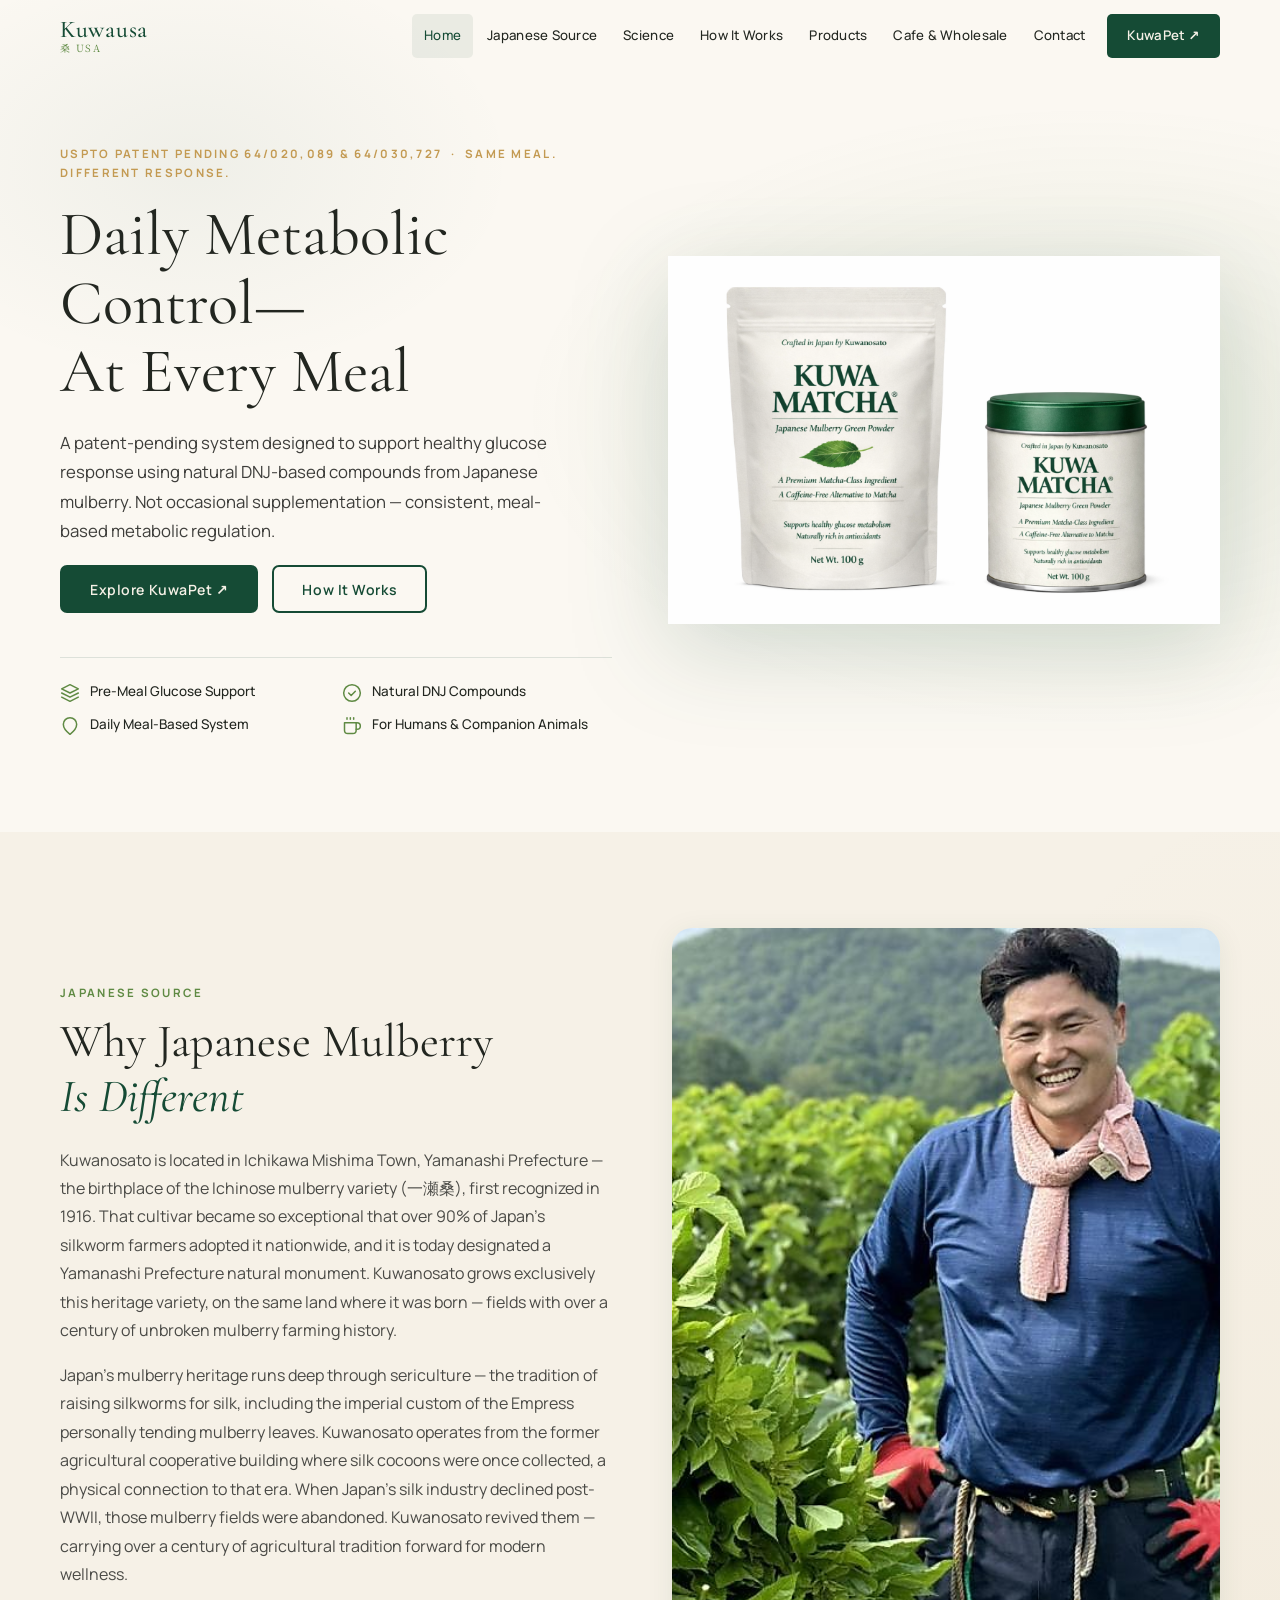
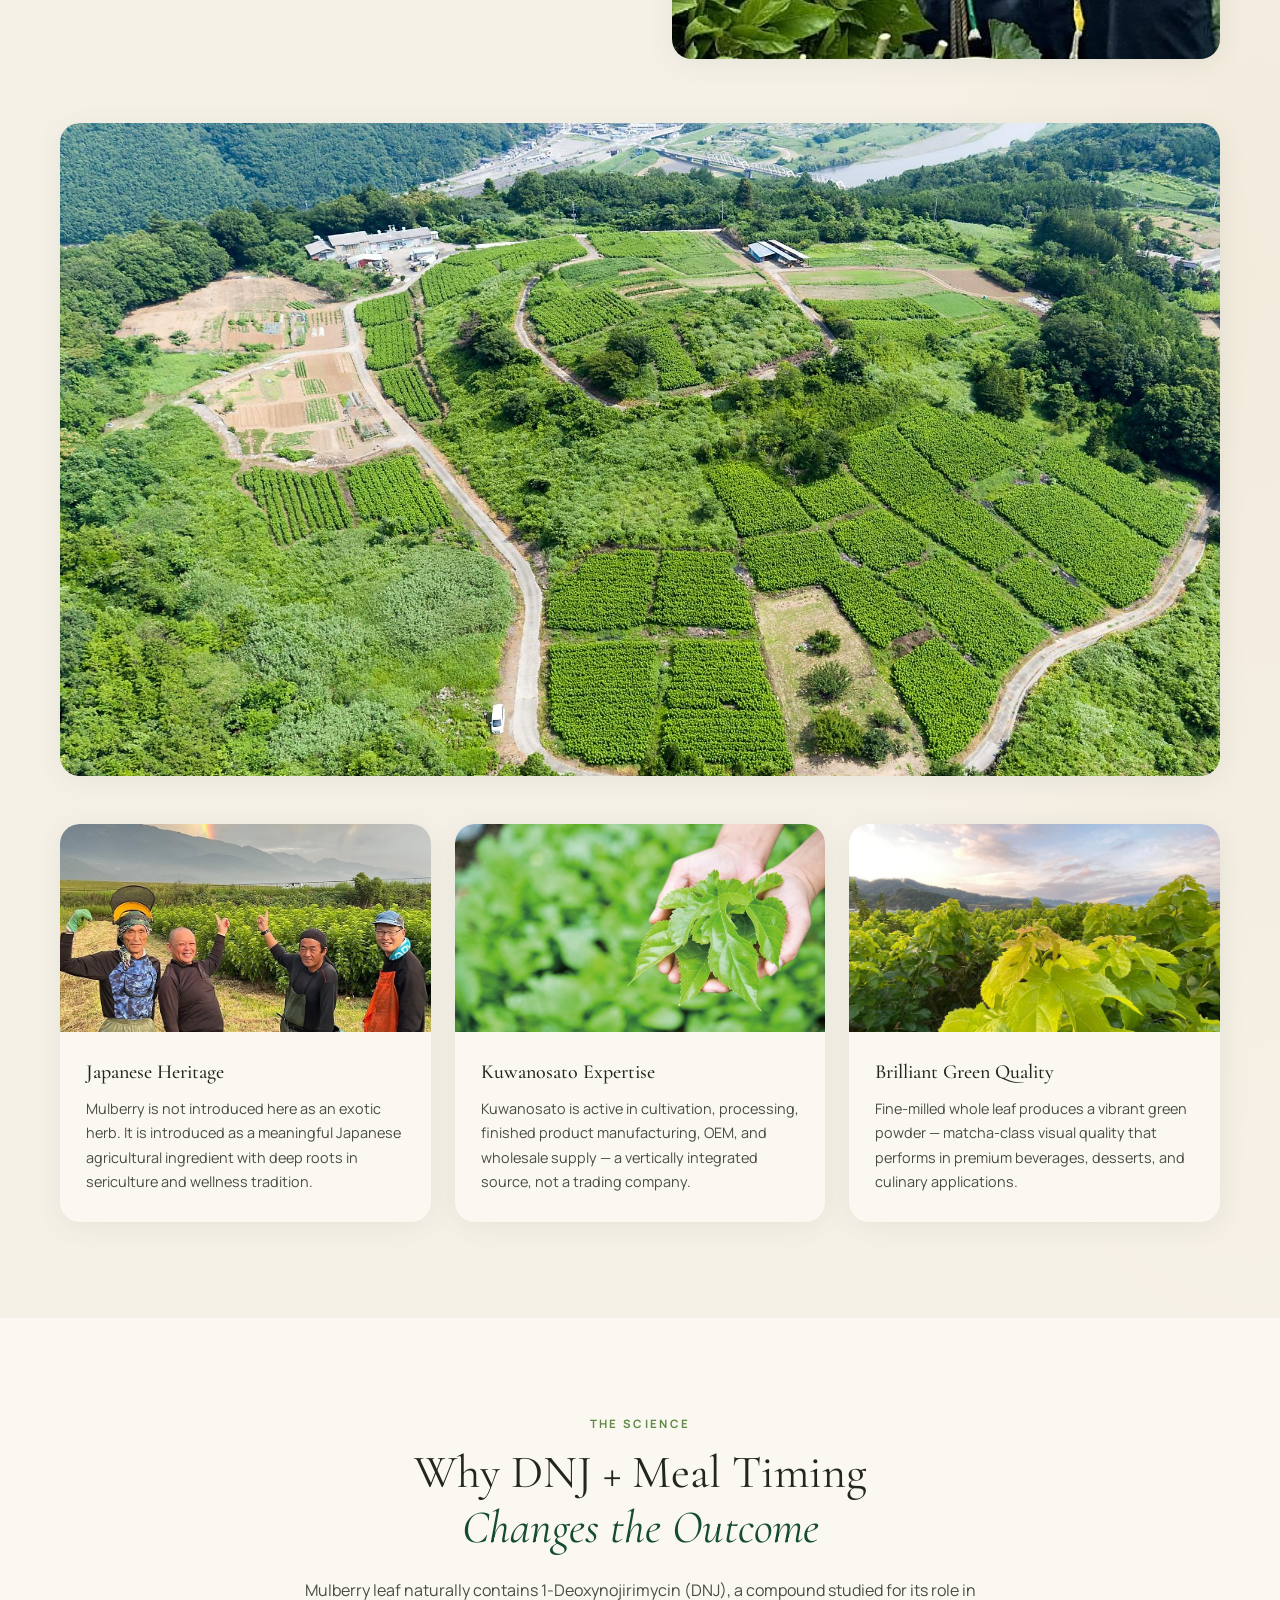
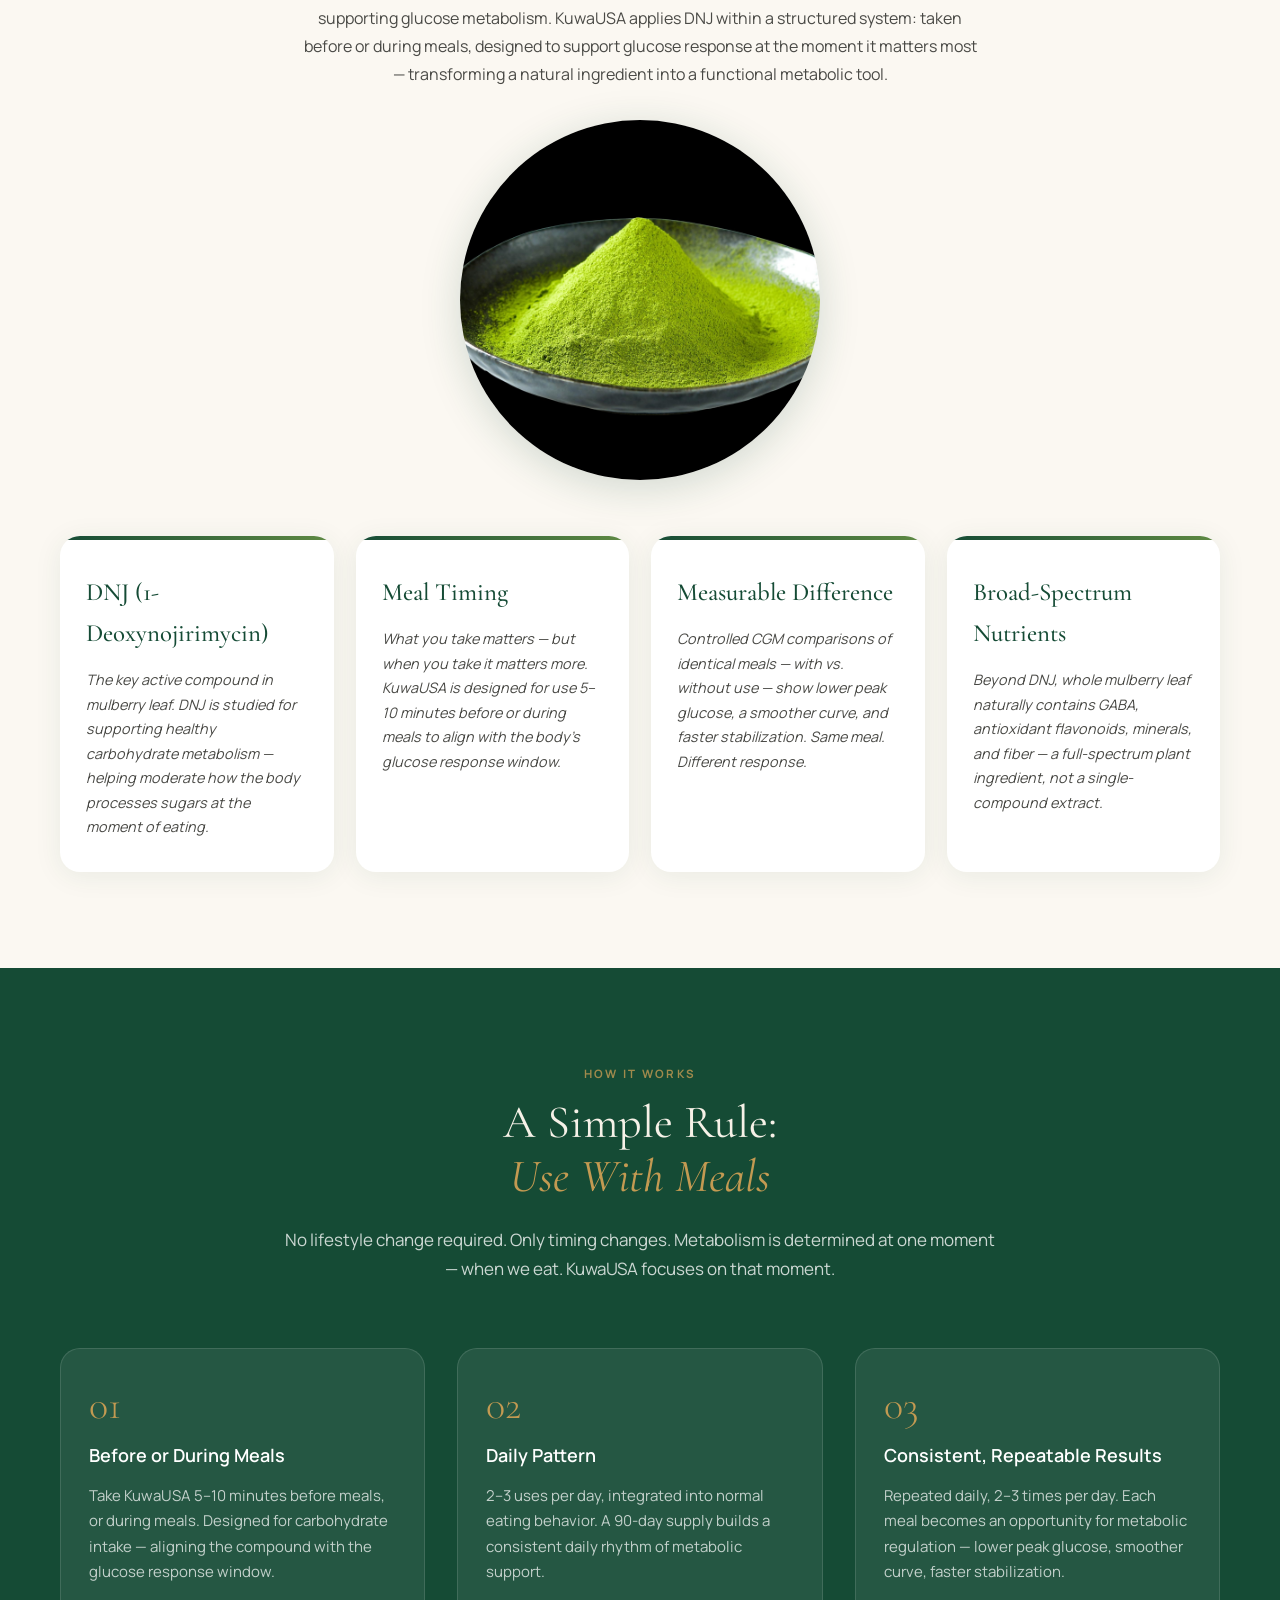
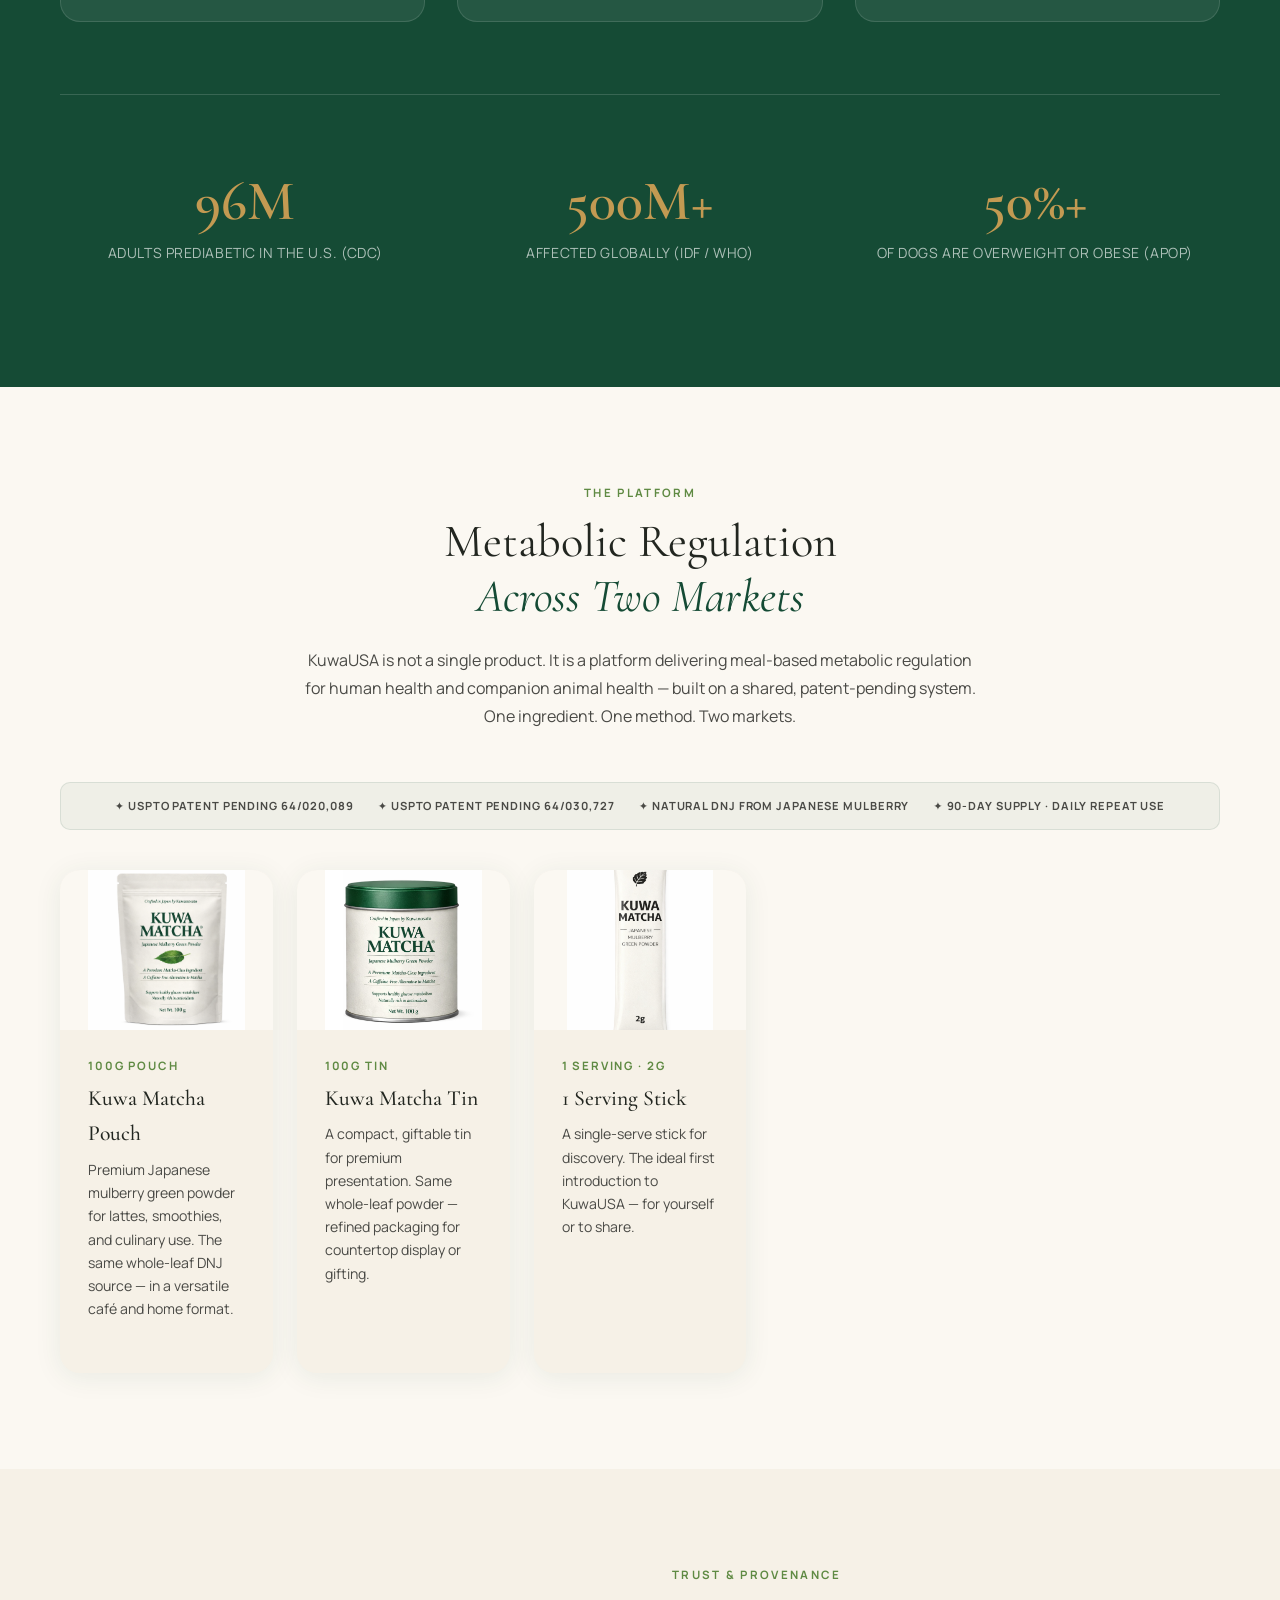
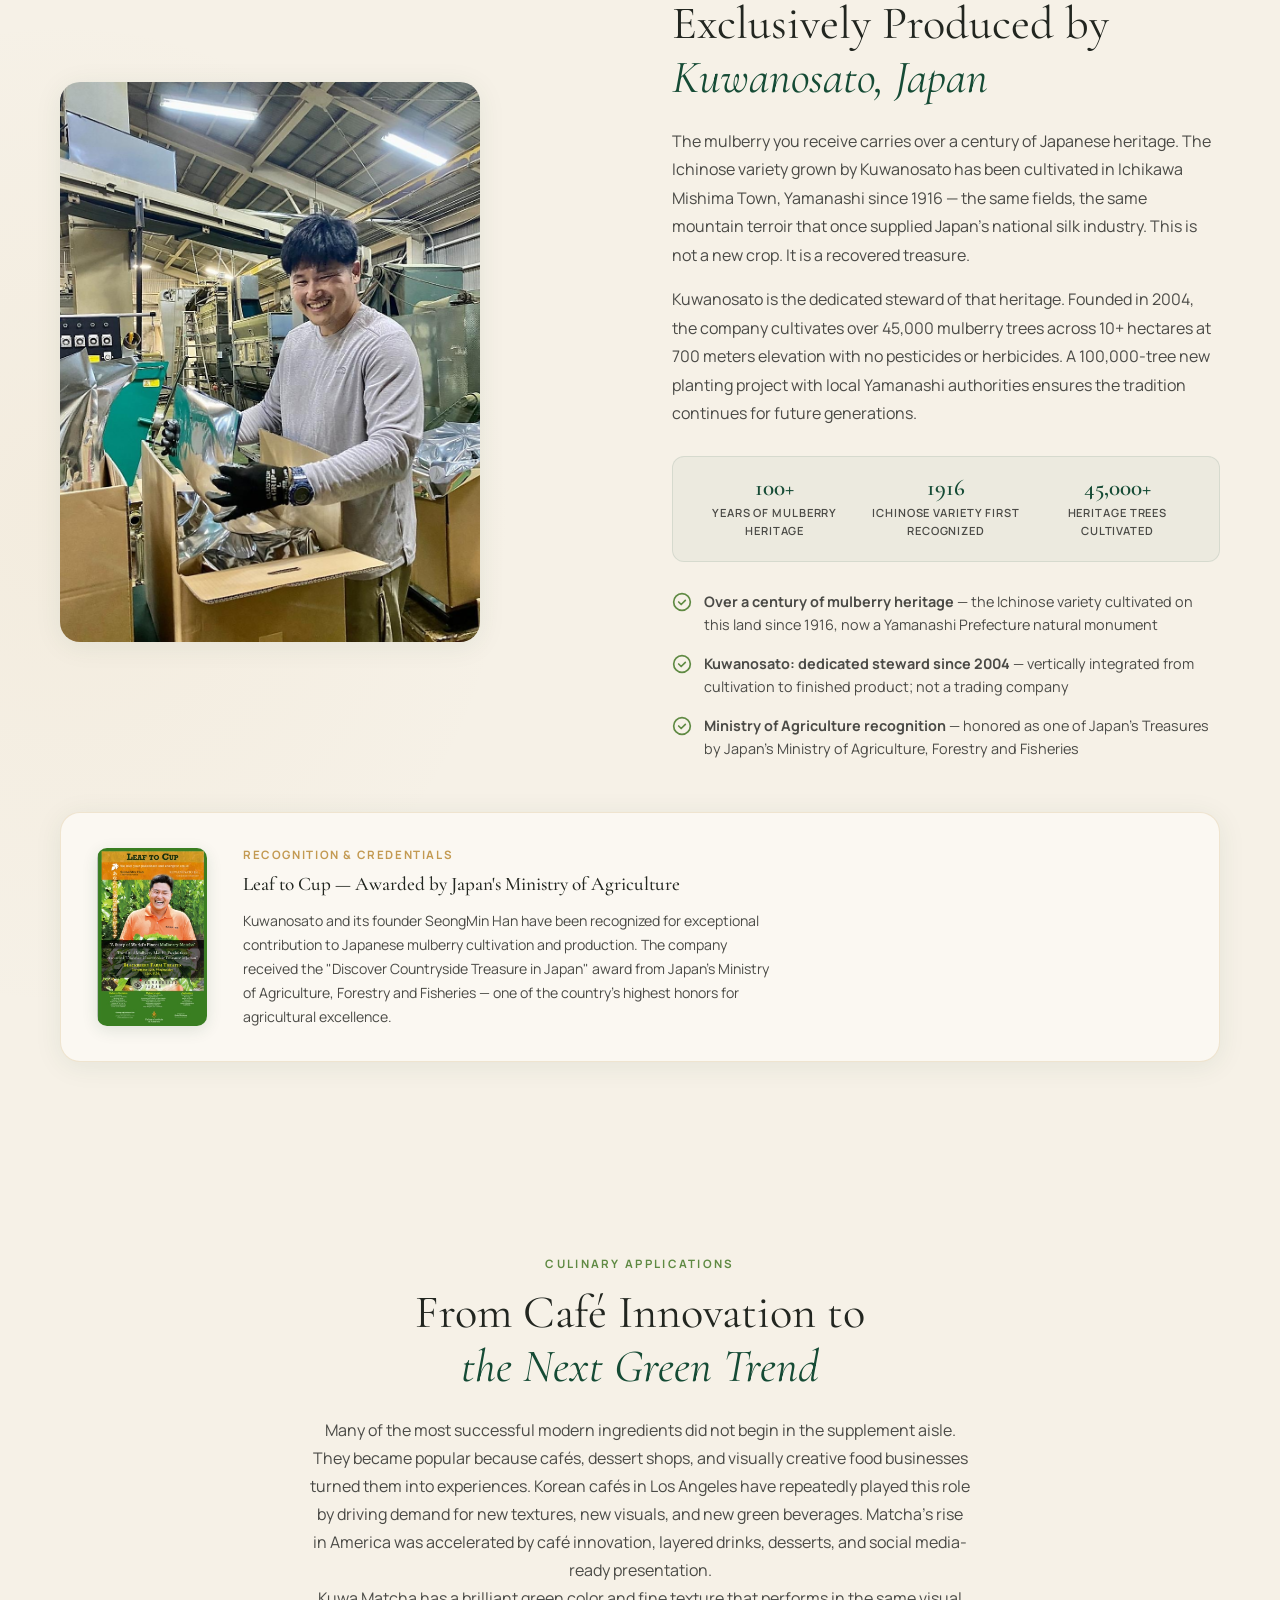
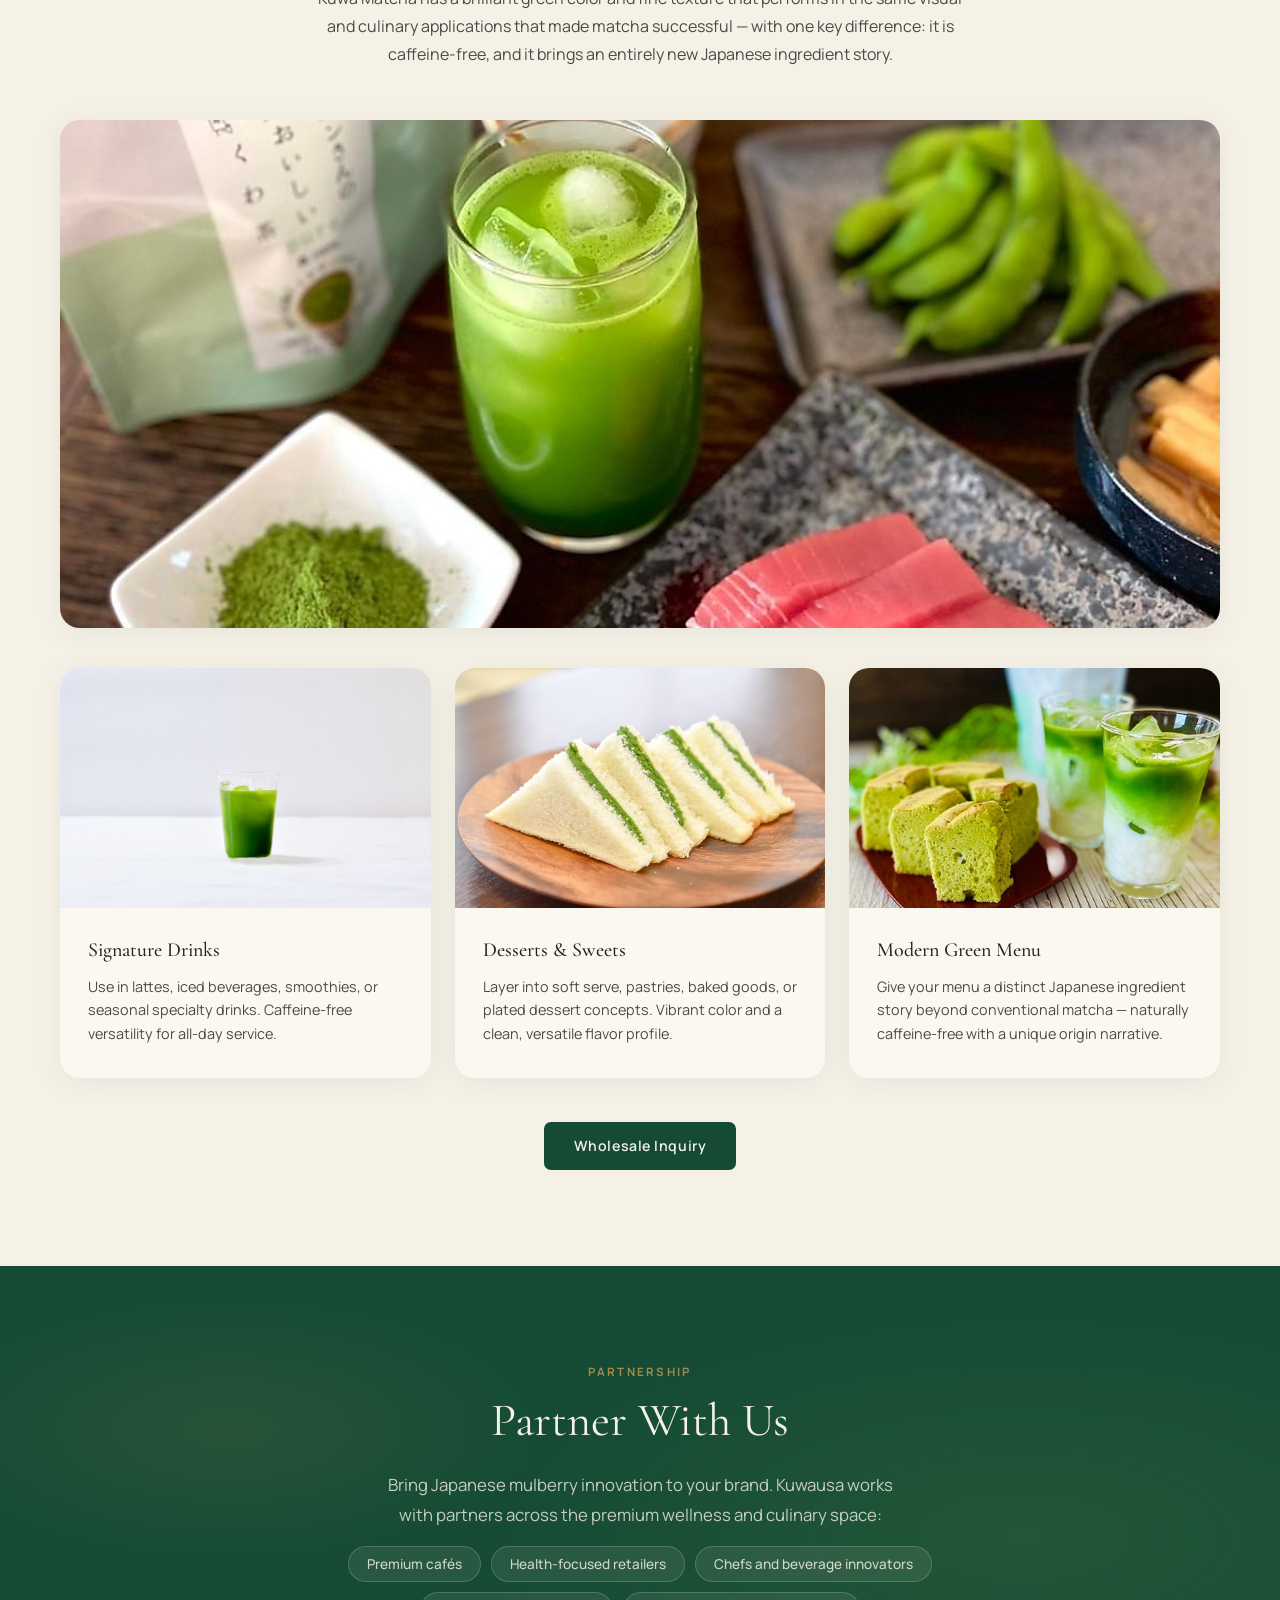
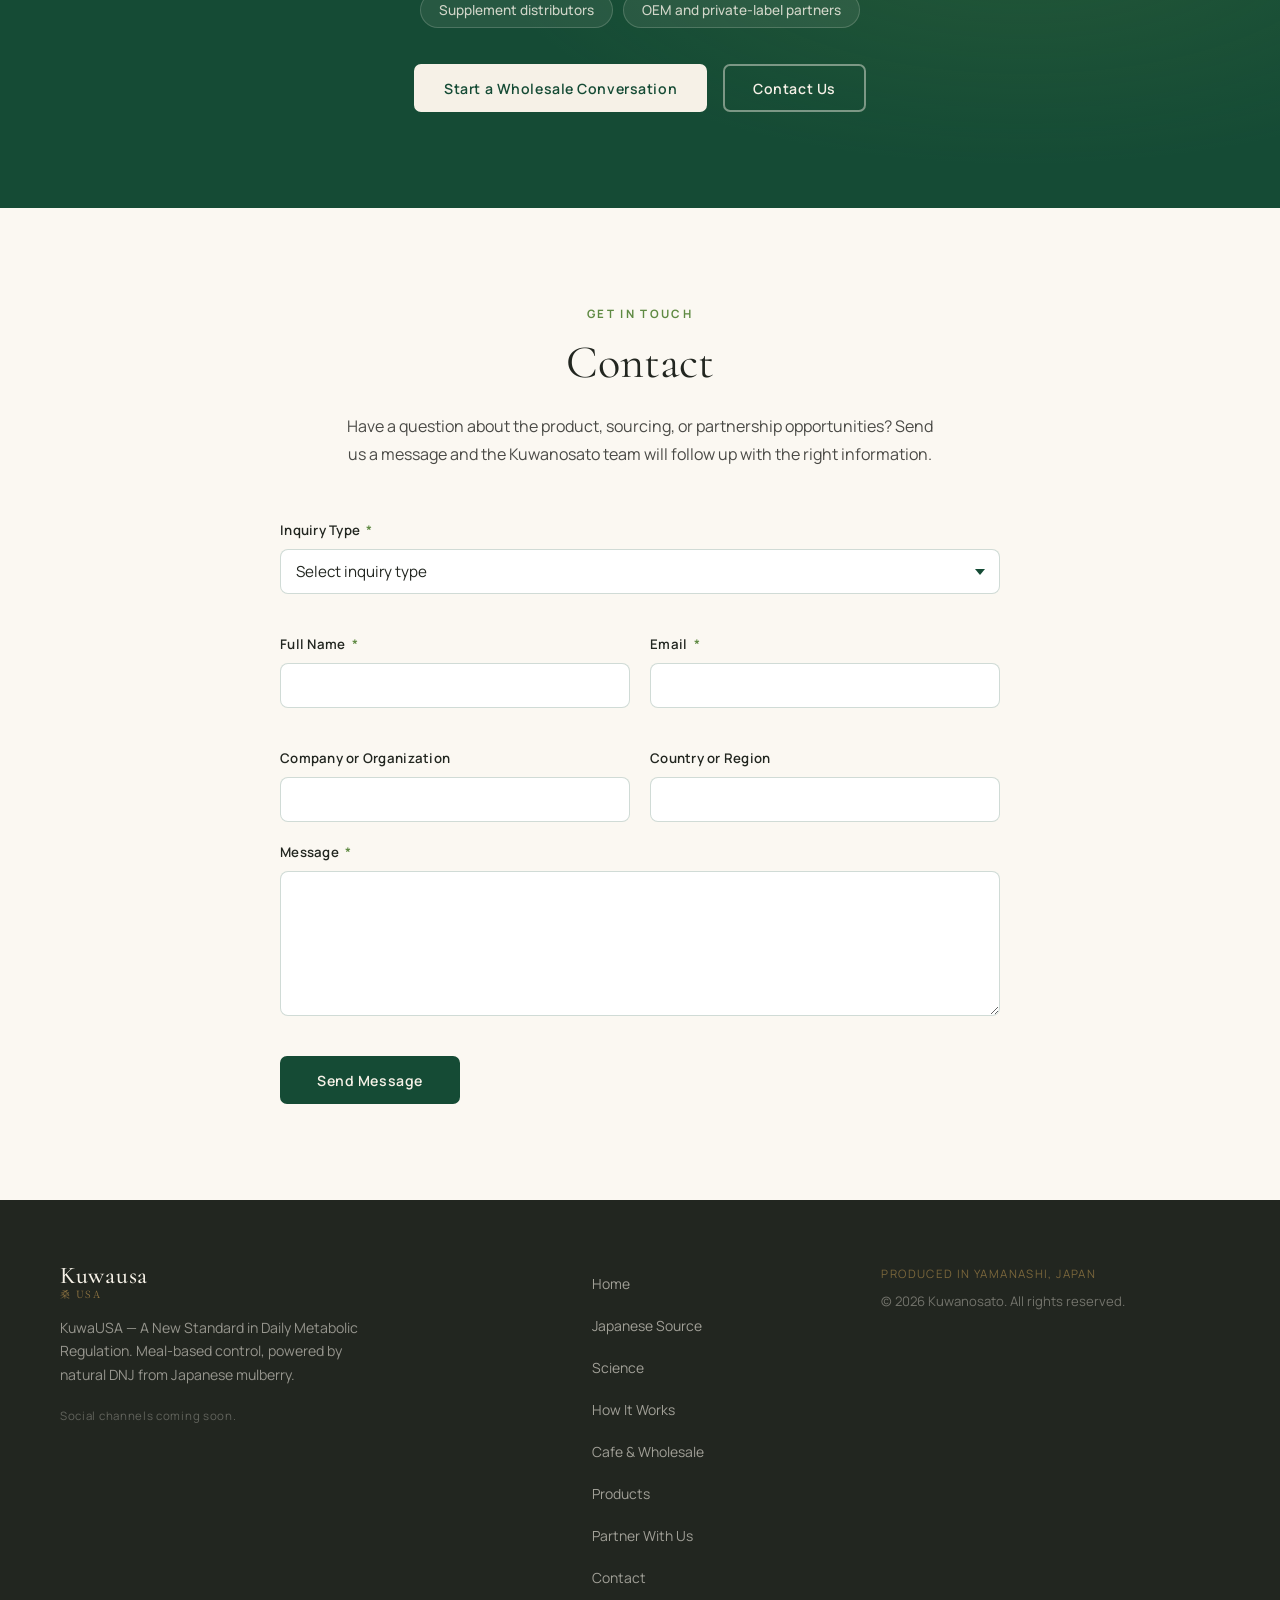
<file: index.html>
<!DOCTYPE html>
<html lang="en">
<head>
  <meta charset="UTF-8">
  <meta name="viewport" content="width=device-width, initial-scale=1.0">
  <title>KuwaUSA — Daily Metabolic Control, At Every Meal</title>
  <meta name="description" content="A patent-pending meal-based metabolic control system using natural DNJ compounds from Japanese mulberry. Supports healthy glucose response for humans and pets. USPTO Patent Pending 64/020,089 &amp; 64/030,727.">

  <link rel="canonical" href="https://kuwausa.com/">
  <!-- Sitemap -->
  <link rel="sitemap" type="application/xml" href="/sitemap.xml">

  <!-- Favicon -->
  <link rel="icon" type="image/svg+xml" href="favicon.svg">

  <!-- Open Graph / Social sharing -->
  <meta property="og:type"        content="website">
  <meta property="og:title"       content="KuwaUSA — Daily Metabolic Control, At Every Meal">
  <meta property="og:description" content="A patent-pending meal-based metabolic control system using natural DNJ compounds from Japanese mulberry. Supports healthy glucose response for humans and pets.">
  <meta property="og:url"         content="https://kuwausa.com/">
  <meta property="og:image"       content="https://kuwausa.com/images/kuwanosato-product-flatlay.jpg">
  <meta name="twitter:card"        content="summary_large_image">
  <meta name="twitter:title"       content="KuwaUSA — Daily Metabolic Control, At Every Meal">
  <meta name="twitter:description" content="A patent-pending meal-based metabolic control system. Natural DNJ compounds taken with meals to support healthy glucose response. For humans and companion animals.">
  <meta name="twitter:image"       content="https://kuwausa.com/images/kuwanosato-product-flatlay.jpg">

  <link rel="preconnect" href="https://fonts.googleapis.com">
  <link rel="preconnect" href="https://fonts.gstatic.com" crossorigin>
  <link href="https://fonts.googleapis.com/css2?family=Cormorant+Garamond:ital,wght@0,300;0,400;0,500;0,600;1,300;1,400;1,500&family=Manrope:wght@300;400;500;600;700&family=Noto+Serif+JP:wght@300;400&display=swap" rel="stylesheet">

  <link rel="stylesheet" href="styles.css">
</head>
<body>

  <!-- ============================================================
       NAVIGATION
  ============================================================ -->
  <header id="site-header" role="banner">
    <nav class="nav-container" role="navigation" aria-label="Main navigation">

      <a href="#home" class="nav-logo" aria-label="Kuwausa — return to top">
        <span class="logo-wordmark">Kuwausa</span>
        <span class="logo-jp" lang="ja">桑 USA</span>
      </a>

      <button class="nav-toggle" id="nav-toggle" aria-label="Open menu" aria-expanded="false" aria-controls="nav-menu">
        <span aria-hidden="true"></span>
        <span aria-hidden="true"></span>
        <span aria-hidden="true"></span>
      </button>

      <ul class="nav-links" id="nav-menu" role="list">
        <li><a href="#home"           class="nav-link">Home</a></li>
        <li><a href="#source"         class="nav-link">Japanese Source</a></li>
        <li><a href="#science"        class="nav-link">Science</a></li>
        <li><a href="#method"         class="nav-link">How It Works</a></li>
        <li><a href="#products"       class="nav-link">Products</a></li>
        <li><a href="#cafe-wholesale" class="nav-link">Cafe &amp; Wholesale</a></li>
        <li><a href="#contact"        class="nav-link">Contact</a></li>
        <li><a href="https://kuwapet.com" class="nav-link nav-shop" target="_blank" rel="noopener noreferrer">KuwaPet ↗</a></li>
      </ul>

    </nav>
  </header>

  <main id="main-content" role="main">

    <!-- ============================================================
         HERO
    ============================================================ -->
    <section id="home" class="hero-section" aria-labelledby="hero-heading">
      <div class="container">
        <div class="hero-inner">

          <div class="hero-content">
            <p class="hero-eyebrow">USPTO Patent Pending 64/020,089 &amp; 64/030,727 &nbsp;·&nbsp; Same Meal. Different Response.</p>
            <h1 id="hero-heading" class="hero-heading">
              Daily Metabolic Control—<br>
              At Every Meal
            </h1>
            <p class="hero-subheading">
              A patent-pending system designed to support healthy glucose response using
              natural DNJ-based compounds from Japanese mulberry. Not occasional supplementation
              — consistent, meal-based metabolic regulation.
            </p>
            <div class="hero-ctas">
              <a href="https://kuwapet.com" class="btn btn-primary" target="_blank" rel="noopener noreferrer">Explore KuwaPet ↗</a>
              <a href="#method" class="btn btn-secondary">How It Works</a>
            </div>
            <ul class="hero-benefits" aria-label="Key product benefits">
              <li class="benefit-item">
                <span class="benefit-icon" aria-hidden="true">
                  <svg viewBox="0 0 24 24" fill="none" stroke="currentColor" stroke-width="1.8" stroke-linecap="round" stroke-linejoin="round"><path d="M12 2L2 7l10 5 10-5-10-5z"/><path d="M2 17l10 5 10-5"/><path d="M2 12l10 5 10-5"/></svg>
                </span>
                <span>Pre-Meal Glucose Support</span>
              </li>
              <li class="benefit-item">
                <span class="benefit-icon" aria-hidden="true">
                  <svg viewBox="0 0 24 24" fill="none" stroke="currentColor" stroke-width="1.8" stroke-linecap="round" stroke-linejoin="round"><circle cx="12" cy="12" r="10"/><path d="M8 12l3 3 5-5"/></svg>
                </span>
                <span>Natural DNJ Compounds</span>
              </li>
              <li class="benefit-item">
                <span class="benefit-icon" aria-hidden="true">
                  <svg viewBox="0 0 24 24" fill="none" stroke="currentColor" stroke-width="1.8" stroke-linecap="round" stroke-linejoin="round"><path d="M12 22s8-6 8-12A8 8 0 004 10c0 6 8 12 8 12z"/></svg>
                </span>
                <span>Daily Meal-Based System</span>
              </li>
              <li class="benefit-item">
                <span class="benefit-icon" aria-hidden="true">
                  <svg viewBox="0 0 24 24" fill="none" stroke="currentColor" stroke-width="1.8" stroke-linecap="round" stroke-linejoin="round"><path d="M17 8h1a4 4 0 010 8h-1"/><path d="M3 8h14v9a4 4 0 01-4 4H7a4 4 0 01-4-4V8z"/><line x1="6" y1="2" x2="6" y2="4"/><line x1="10" y1="2" x2="10" y2="4"/><line x1="14" y1="2" x2="14" y2="4"/></svg>
                </span>
                <span>For Humans &amp; Companion Animals</span>
              </li>
            </ul>
          </div>

          <div class="hero-visual" aria-hidden="true">
            <div class="hero-glow"></div>
            <img
              src="images/kuwanosato-item-matcha.png"
              alt="Kuwanosato Kuwa Matcha pouch and tin on a light background"
              class="hero-product-img"
              width="1536" height="1024"
              fetchpriority="high"
            >
          </div>

        </div>
      </div>
    </section>

    <!-- ============================================================
         JAPANESE SOURCE & WHY MULBERRY
    ============================================================ -->
    <section id="source" class="source-section reveal-section" aria-labelledby="source-heading">
      <div class="container">

        <div class="source-story">
          <div class="source-copy">
            <p class="section-eyebrow">Japanese Source</p>
            <h2 id="source-heading" class="section-heading">Why Japanese Mulberry<br><em>Is Different</em></h2>
            <p class="section-body">
              Kuwanosato is located in Ichikawa Mishima Town, Yamanashi Prefecture — the birthplace
              of the Ichinose mulberry variety (一瀬桑), first recognized in 1916. That cultivar became
              so exceptional that over 90% of Japan's silkworm farmers adopted it nationwide, and it is
              today designated a Yamanashi Prefecture natural monument. Kuwanosato grows exclusively
              this heritage variety, on the same land where it was born — fields with over a century
              of unbroken mulberry farming history.
            </p>
            <p class="section-body">
              Japan's mulberry heritage runs deep through sericulture — the tradition of raising
              silkworms for silk, including the imperial custom of the Empress personally tending
              mulberry leaves. Kuwanosato operates from the former agricultural cooperative building
              where silk cocoons were once collected, a physical connection to that era. When Japan's
              silk industry declined post-WWII, those mulberry fields were abandoned. Kuwanosato
              revived them — carrying over a century of agricultural tradition forward for modern wellness.
            </p>
          </div>
          <div class="source-image-wrap">
            <img
              src="images/kuwanosato-farm-founder.jpg"
              alt="Kuwanosato founder smiling in the mulberry farm fields in Yamanashi, Japan"
              class="source-img"
              width="1182" height="627"
              loading="lazy"
            >
          </div>
        </div>

        <div class="source-landscape">
          <img
            src="images/kuwanosato-farm-aerial.jpg"
            alt="Aerial view of Kuwanosato mulberry farm fields nestled in the mountains of Yamanashi, Japan"
            class="source-landscape-img"
            loading="lazy"
              width="1938" height="1499"
            >
        </div>

        <div class="source-cards">
          <div class="card card--photo reveal-card">
            <div class="card-photo-wrap">
              <img src="images/kuwanosato-farm-team.jpg" alt="Kuwanosato farming team celebrating in the mulberry fields with a rainbow over the mountains" class="card-photo" loading="lazy"
              width="904" height="709"
            >
            </div>
            <div class="card-text">
              <h3 class="card-title">Japanese Heritage</h3>
              <p class="card-body">Mulberry is not introduced here as an exotic herb. It is introduced as a meaningful Japanese agricultural ingredient with deep roots in sericulture and wellness tradition.</p>
            </div>
          </div>
          <div class="card card--photo reveal-card">
            <div class="card-photo-wrap">
              <img src="images/kuwanosato-leaf-harvest.jpg" alt="Hands holding freshly harvested mulberry leaves with the mulberry field in the background" class="card-photo" loading="lazy"
              width="2400" height="1600"
            >
            </div>
            <div class="card-text">
              <h3 class="card-title">Kuwanosato Expertise</h3>
              <p class="card-body">Kuwanosato is active in cultivation, processing, finished product manufacturing, OEM, and wholesale supply — a vertically integrated source, not a trading company.</p>
            </div>
          </div>
          <div class="card card--photo reveal-card">
            <div class="card-photo-wrap">
              <img src="images/kuwanosato-farm-field.jpg" alt="Kuwanosato mulberry farm fields at golden hour with mountains in the background" class="card-photo" loading="lazy"
              width="1576" height="1231"
            >
            </div>
            <div class="card-text">
              <h3 class="card-title">Brilliant Green Quality</h3>
              <p class="card-body">Fine-milled whole leaf produces a vibrant green powder — matcha-class visual quality that performs in premium beverages, desserts, and culinary applications.</p>
            </div>
          </div>
        </div>

      </div>
    </section>

    <!-- ============================================================
         SCIENCE OF MULBERRY WELLNESS
    ============================================================ -->
    <section id="science" class="science-section reveal-section" aria-labelledby="science-heading">
      <div class="container">

        <div class="science-header">
          <p class="section-eyebrow">The Science</p>
          <h2 id="science-heading" class="section-heading">Why DNJ + Meal Timing<br><em>Changes the Outcome</em></h2>
          <p class="science-intro">
            Mulberry leaf naturally contains 1-Deoxynojirimycin (DNJ), a compound studied for its
            role in supporting glucose metabolism. KuwaUSA applies DNJ within a structured system:
            taken before or during meals, designed to support glucose response at the moment it
            matters most — transforming a natural ingredient into a functional metabolic tool.
          </p>
          <div class="science-powder-img-wrap" aria-hidden="true">
            <img src="images/kuwanosato-powder-bowl.jpg" alt="" class="science-powder-img" loading="lazy"
              width="2400" height="1600"
            >
          </div>
        </div>

        <div class="science-cards">
          <div class="science-card reveal-card">
            <div class="science-card-bar" aria-hidden="true"></div>
            <h3 class="science-card-title">DNJ (1-Deoxynojirimycin)</h3>
            <p class="science-card-body"><em>The key active compound in mulberry leaf. DNJ is studied for supporting healthy carbohydrate metabolism — helping moderate how the body processes sugars at the moment of eating.</em></p>
          </div>
          <div class="science-card reveal-card">
            <div class="science-card-bar" aria-hidden="true"></div>
            <h3 class="science-card-title">Meal Timing</h3>
            <p class="science-card-body"><em>What you take matters — but when you take it matters more. KuwaUSA is designed for use 5–10 minutes before or during meals to align with the body's glucose response window.</em></p>
          </div>
          <div class="science-card reveal-card">
            <div class="science-card-bar" aria-hidden="true"></div>
            <h3 class="science-card-title">Measurable Difference</h3>
            <p class="science-card-body"><em>Controlled CGM comparisons of identical meals — with vs. without use — show lower peak glucose, a smoother curve, and faster stabilization. Same meal. Different response.</em></p>
          </div>
          <div class="science-card reveal-card">
            <div class="science-card-bar" aria-hidden="true"></div>
            <h3 class="science-card-title">Broad-Spectrum Nutrients</h3>
            <p class="science-card-body"><em>Beyond DNJ, whole mulberry leaf naturally contains GABA, antioxidant flavonoids, minerals, and fiber — a full-spectrum plant ingredient, not a single-compound extract.</em></p>
          </div>
        </div>

      </div>
    </section>

    <!-- ============================================================
         THE METHOD
    ============================================================ -->
    <section id="method" class="method-section reveal-section" aria-labelledby="method-heading">
      <div class="container">

        <div class="method-header">
          <p class="section-eyebrow section-eyebrow--light">How It Works</p>
          <h2 id="method-heading" class="section-heading section-heading--light">A Simple Rule:<br><em>Use With Meals</em></h2>
          <p class="method-intro">
            No lifestyle change required. Only timing changes. Metabolism is determined at one moment —
            when we eat. KuwaUSA focuses on that moment.
          </p>
        </div>

        <div class="method-steps">
          <div class="method-step reveal-card">
            <div class="method-step-num" aria-hidden="true">01</div>
            <h3 class="method-step-title">Before or During Meals</h3>
            <p class="method-step-body">Take KuwaUSA 5–10 minutes before meals, or during meals. Designed for carbohydrate intake — aligning the compound with the glucose response window.</p>
          </div>
          <div class="method-step reveal-card">
            <div class="method-step-num" aria-hidden="true">02</div>
            <h3 class="method-step-title">Daily Pattern</h3>
            <p class="method-step-body">2–3 uses per day, integrated into normal eating behavior. A 90-day supply builds a consistent daily rhythm of metabolic support.</p>
          </div>
          <div class="method-step reveal-card">
            <div class="method-step-num" aria-hidden="true">03</div>
            <h3 class="method-step-title">Consistent, Repeatable Results</h3>
            <p class="method-step-body">Repeated daily, 2–3 times per day. Each meal becomes an opportunity for metabolic regulation — lower peak glucose, smoother curve, faster stabilization.</p>
          </div>
        </div>

        <div class="method-market">
          <div class="method-stat reveal-card">
            <span class="method-stat-num">96M</span>
            <span class="method-stat-label">Adults prediabetic in the U.S. (CDC)</span>
          </div>
          <div class="method-stat reveal-card">
            <span class="method-stat-num">500M+</span>
            <span class="method-stat-label">Affected globally (IDF / WHO)</span>
          </div>
          <div class="method-stat reveal-card">
            <span class="method-stat-num">50%+</span>
            <span class="method-stat-label">Of dogs are overweight or obese (APOP)</span>
          </div>
        </div>

      </div>
    </section>

    <!-- ============================================================
         PRODUCTS
    ============================================================ -->
    <section id="products" class="products-section reveal-section" aria-labelledby="products-heading">
      <div class="container">

        <div class="products-header">
          <p class="section-eyebrow">The Platform</p>
          <h2 id="products-heading" class="section-heading">Metabolic Regulation<br><em>Across Two Markets</em></h2>
          <p class="products-intro">
            KuwaUSA is not a single product. It is a platform delivering meal-based metabolic
            regulation for human health and companion animal health — built on a shared, patent-pending
            system. One ingredient. One method. Two markets.
          </p>
        </div>

        <div class="products-trust-strip" aria-label="Product credentials">
          <span class="pts-item">✦ USPTO Patent Pending 64/020,089</span>
          <span class="pts-item">✦ USPTO Patent Pending 64/030,727</span>
          <span class="pts-item">✦ Natural DNJ from Japanese Mulberry</span>
          <span class="pts-item">✦ 90-Day Supply · Daily Repeat Use</span>
        </div>

        <div class="products-grid">

          <article class="product-card reveal-card" aria-labelledby="product-pouch-name">
            <div class="product-image-wrap">
              <img
                src="images/kuwanosato-item-pouch.png"
                alt="Kuwa Matcha 100g pouch — Japanese Mulberry Green Powder"
                class="product-img"
                loading="lazy"
                width="875" height="1024"
              >
            </div>
            <div class="product-info">
              <p class="product-format">100g Pouch</p>
              <h3 id="product-pouch-name" class="product-name">Kuwa Matcha Pouch</h3>
              <p class="product-desc">Premium Japanese mulberry green powder for lattes, smoothies, and culinary use. The same whole-leaf DNJ source — in a versatile café and home format.</p>
            </div>
          </article>

          <article class="product-card reveal-card" aria-labelledby="product-tin-name">
            <div class="product-image-wrap">
              <img
                src="images/kuwanosato-item-tin.png"
                alt="Kuwa Matcha 100g tin — premium Japanese Mulberry Green Powder"
                class="product-img"
                loading="lazy"
                width="616" height="745"
              >
            </div>
            <div class="product-info">
              <p class="product-format">100g Tin</p>
              <h3 id="product-tin-name" class="product-name">Kuwa Matcha Tin</h3>
              <p class="product-desc">A compact, giftable tin for premium presentation. Same whole-leaf powder — refined packaging for countertop display or gifting.</p>
            </div>
          </article>

          <article class="product-card reveal-card" aria-labelledby="product-sample-name">
            <div class="product-image-wrap">
              <img
                src="images/kuwanosato-item-matcha-sample.png"
                alt="Kuwa Matcha 1 serving stick — 2g Japanese Mulberry Green Powder"
                class="product-img"
                loading="lazy"
                width="1024" height="1536"
              >
            </div>
            <div class="product-info">
              <p class="product-format">1 Serving · 2g</p>
              <h3 id="product-sample-name" class="product-name">1 Serving Stick</h3>
              <p class="product-desc">A single-serve stick for discovery. The ideal first introduction to KuwaUSA — for yourself or to share.</p>
            </div>
          </article>

        </div>

      </div>
    </section>

    <!-- ============================================================
         SOURCE & QUALITY
    ============================================================ -->
    <section class="quality-section reveal-section" aria-labelledby="quality-heading">
      <div class="container">
        <div class="quality-inner">

          <div class="quality-image-wrap">
            <img
              src="images/kuwanosato-production.jpg"
              alt="Kuwanosato founder working at the production facility, handling product packaging"
              class="quality-img"
              loading="lazy"
              width="1046" height="1241"
            >
          </div>

          <div class="quality-content">
            <p class="section-eyebrow">Trust &amp; Provenance</p>
            <h2 id="quality-heading" class="section-heading">Exclusively Produced by<br><em>Kuwanosato, Japan</em></h2>
            <p class="section-body">
              The mulberry you receive carries over a century of Japanese heritage. The Ichinose
              variety grown by Kuwanosato has been cultivated in Ichikawa Mishima Town, Yamanashi
              since 1916 — the same fields, the same mountain terroir that once supplied Japan's
              national silk industry. This is not a new crop. It is a recovered treasure.
            </p>
            <p class="section-body">
              Kuwanosato is the dedicated steward of that heritage. Founded in 2004, the company
              cultivates over 45,000 mulberry trees across 10+ hectares at 700 meters elevation
              with no pesticides or herbicides. A 100,000-tree new planting project with local
              Yamanashi authorities ensures the tradition continues for future generations.
            </p>

            <div class="quality-stats" aria-label="Key provenance figures">
              <div class="quality-stat">
                <span class="quality-stat-num">100+</span>
                <span class="quality-stat-label">Years of Mulberry Heritage</span>
              </div>
              <div class="quality-stat">
                <span class="quality-stat-num">1916</span>
                <span class="quality-stat-label">Ichinose Variety First Recognized</span>
              </div>
              <div class="quality-stat">
                <span class="quality-stat-num">45,000+</span>
                <span class="quality-stat-label">Heritage Trees Cultivated</span>
              </div>
            </div>

            <ul class="quality-checklist" aria-label="Product trust points">
              <li class="quality-check-item">
                <span class="quality-check-icon" aria-hidden="true">
                  <svg viewBox="0 0 24 24" fill="none" stroke="currentColor" stroke-width="2" stroke-linecap="round" stroke-linejoin="round"><circle cx="12" cy="12" r="10"/><path d="M8 12l3 3 5-5"/></svg>
                </span>
                <span><strong>Over a century of mulberry heritage</strong> — the Ichinose variety cultivated on this land since 1916, now a Yamanashi Prefecture natural monument</span>
              </li>
              <li class="quality-check-item">
                <span class="quality-check-icon" aria-hidden="true">
                  <svg viewBox="0 0 24 24" fill="none" stroke="currentColor" stroke-width="2" stroke-linecap="round" stroke-linejoin="round"><circle cx="12" cy="12" r="10"/><path d="M8 12l3 3 5-5"/></svg>
                </span>
                <span><strong>Kuwanosato: dedicated steward since 2004</strong> — vertically integrated from cultivation to finished product; not a trading company</span>
              </li>
              <li class="quality-check-item">
                <span class="quality-check-icon" aria-hidden="true">
                  <svg viewBox="0 0 24 24" fill="none" stroke="currentColor" stroke-width="2" stroke-linecap="round" stroke-linejoin="round"><circle cx="12" cy="12" r="10"/><path d="M8 12l3 3 5-5"/></svg>
                </span>
                <span><strong>Ministry of Agriculture recognition</strong> — honored as one of Japan's Treasures by Japan's Ministry of Agriculture, Forestry and Fisheries</span>
              </li>
            </ul>
          </div>

        </div>

        <!-- Award / Credential callout -->
        <div class="quality-award">
          <img
            src="images/kuwanosato-ceo-img.jpeg"
            alt="Kuwanosato CEO SeongMin Han — Leaf to Cup, The Art of Mulberry Matcha Production, awarded Discover Countryside Treasure in Japan by the Ministry of Agriculture"
            class="quality-award-img"
            width="394" height="640"
            loading="lazy"
          >
          <div class="quality-award-text">
            <p class="quality-award-label">Recognition &amp; Credentials</p>
            <h3 class="quality-award-title">Leaf to Cup — Awarded by Japan's Ministry of Agriculture</h3>
            <p class="quality-award-body">
              Kuwanosato and its founder SeongMin Han have been recognized for exceptional contribution
              to Japanese mulberry cultivation and production. The company received the "Discover
              Countryside Treasure in Japan" award from Japan's Ministry of Agriculture, Forestry
              and Fisheries — one of the country's highest honors for agricultural excellence.
            </p>
          </div>
        </div>

      </div>
    </section>

    <!-- ============================================================
         CAFE & WHOLESALE
    ============================================================ -->
    <section id="cafe-wholesale" class="cafe-section reveal-section" aria-labelledby="cafe-heading">
      <div class="container">

        <div class="cafe-header">
          <p class="section-eyebrow">Culinary Applications</p>
          <h2 id="cafe-heading" class="section-heading">From Café Innovation to<br><em>the Next Green Trend</em></h2>
          <p class="cafe-intro">
            Many of the most successful modern ingredients did not begin in the supplement aisle.
            They became popular because cafés, dessert shops, and visually creative food businesses
            turned them into experiences. Korean cafés in Los Angeles have repeatedly played this role
            by driving demand for new textures, new visuals, and new green beverages. Matcha's rise
            in America was accelerated by café innovation, layered drinks, desserts, and
            social media-ready presentation.
          </p>
          <p class="cafe-intro">
            Kuwa Matcha has a brilliant green color and fine texture that performs in the same
            visual and culinary applications that made matcha successful — with one key difference:
            it is caffeine-free, and it brings an entirely new Japanese ingredient story.
          </p>
        </div>

        <div class="cafe-banner">
          <img
            src="images/kuwanosato-cafe-lifestyle.jpg"
            alt="Kuwa Matcha product pouch, green iced drink, powder, and Japanese food — a full culinary lifestyle spread"
            class="cafe-banner-img"
            loading="lazy"
            width="1080" height="810"
          >
        </div>

        <div class="cafe-cards">
          <div class="cafe-card reveal-card">
            <div class="cafe-card-visual">
              <img src="images/kuwanosato-drink-iced.jpg" alt="Vibrant iced green Kuwa Matcha drink on a clean white background" class="cafe-card-img" loading="lazy" width="2000" height="1333">
            </div>
            <div class="cafe-card-content">
              <h3 class="cafe-card-title">Signature Drinks</h3>
              <p class="cafe-card-body">Use in lattes, iced beverages, smoothies, or seasonal specialty drinks. Caffeine-free versatility for all-day service.</p>
            </div>
          </div>
          <div class="cafe-card reveal-card">
            <div class="cafe-card-visual">
              <img src="images/kuwanosato-dessert-sandwich.jpg" alt="Kuwa Matcha green cream sandwiches on a wooden plate" class="cafe-card-img" loading="lazy" width="1080" height="716">
            </div>
            <div class="cafe-card-content">
              <h3 class="cafe-card-title">Desserts &amp; Sweets</h3>
              <p class="cafe-card-body">Layer into soft serve, pastries, baked goods, or plated dessert concepts. Vibrant color and a clean, versatile flavor profile.</p>
            </div>
          </div>
          <div class="cafe-card reveal-card">
            <div class="cafe-card-visual">
              <img src="images/kuwanosato-cafe-cake-drink.jpg" alt="Kuwa Matcha green chiffon cake alongside layered iced drinks" class="cafe-card-img" loading="lazy" width="1181" height="646">
            </div>
            <div class="cafe-card-content">
              <h3 class="cafe-card-title">Modern Green Menu</h3>
              <p class="cafe-card-body">Give your menu a distinct Japanese ingredient story beyond conventional matcha — naturally caffeine-free with a unique origin narrative.</p>
            </div>
          </div>
        </div>

        <div class="cafe-cta-row">
          <a href="#partner" class="btn btn-primary">Wholesale Inquiry</a>
        </div>

      </div>
    </section>

    <!-- ============================================================
         PARTNER WITH US
    ============================================================ -->
    <section id="partner" class="partner-section reveal-section" aria-labelledby="partner-heading">
      <div class="container">
        <div class="partner-inner">
          <p class="section-eyebrow section-eyebrow--light">Partnership</p>
          <h2 id="partner-heading" class="section-heading section-heading--light">Partner With Us</h2>
          <p class="partner-body">
            Bring Japanese mulberry innovation to your brand. Kuwausa works with partners across the premium wellness and culinary space:
          </p>
          <ul class="partner-list">
            <li>Premium cafés</li>
            <li>Health-focused retailers</li>
            <li>Chefs and beverage innovators</li>
            <li>Supplement distributors</li>
            <li>OEM and private-label partners</li>
          </ul>
          <div class="partner-ctas">
            <a href="#contact" class="btn btn-cream" data-wholesale="true">Start a Wholesale Conversation</a>
            <a href="#contact" class="btn btn-cream-outline">Contact Us</a>
          </div>
        </div>
      </div>
    </section>

    <!-- ============================================================
         CONTACT
    ============================================================ -->
    <section id="contact" class="contact-section reveal-section" aria-labelledby="contact-heading">
      <div class="container">

        <div class="contact-header">
          <p class="section-eyebrow">Get in Touch</p>
          <h2 id="contact-heading" class="section-heading">Contact</h2>
          <p class="contact-intro">
            Have a question about the product, sourcing, or partnership opportunities?
            Send us a message and the Kuwanosato team will follow up with the right information.
          </p>
        </div>

        <form
          class="contact-form"
          id="contact-form"
          novalidate
          aria-label="Contact inquiry form"
        >
          <!-- Honeypot — hidden from real users -->
          <div class="form-honeypot" aria-hidden="true">
            <label for="hp-website">Website</label>
            <input type="text" id="hp-website" name="website" tabindex="-1" autocomplete="off">
          </div>

          <!-- Inquiry Type -->
          <div class="form-row">
            <div class="form-group">
              <label for="inquiry-type" class="form-label">
                Inquiry Type <abbr title="required" aria-label="required">*</abbr>
              </label>
              <div class="select-wrap">
                <select
                  id="inquiry-type"
                  name="inquiryType"
                  class="form-control form-select"
                  required
                  aria-required="true"
                  aria-describedby="inquiry-type-err"
                >
                  <option value="">Select inquiry type</option>
                  <option value="general">General</option>
                  <option value="wholesale">Cafe or Wholesale</option>
                  <option value="press">Press or Other</option>
                </select>
              </div>
              <span class="form-error" id="inquiry-type-err" role="alert" aria-live="polite"></span>
            </div>
          </div>

          <!-- Name + Email -->
          <div class="form-row form-row--2col">
            <div class="form-group">
              <label for="full-name" class="form-label">
                Full Name <abbr title="required" aria-label="required">*</abbr>
              </label>
              <input
                type="text"
                id="full-name"
                name="fullName"
                class="form-control"
                required
                aria-required="true"
                aria-describedby="full-name-err"
                autocomplete="name"
              >
              <span class="form-error" id="full-name-err" role="alert" aria-live="polite"></span>
            </div>
            <div class="form-group">
              <label for="email" class="form-label">
                Email <abbr title="required" aria-label="required">*</abbr>
              </label>
              <input
                type="email"
                id="email"
                name="email"
                class="form-control"
                required
                aria-required="true"
                aria-describedby="email-err"
                autocomplete="email"
              >
              <span class="form-error" id="email-err" role="alert" aria-live="polite"></span>
            </div>
          </div>

          <!-- Company + Country -->
          <div class="form-row form-row--2col">
            <div class="form-group">
              <label for="company" class="form-label">Company or Organization</label>
              <input
                type="text"
                id="company"
                name="company"
                class="form-control"
                autocomplete="organization"
              >
            </div>
            <div class="form-group">
              <label for="country" class="form-label">Country or Region</label>
              <input
                type="text"
                id="country"
                name="country"
                class="form-control"
                autocomplete="country-name"
              >
            </div>
          </div>

          <!-- Message -->
          <div class="form-row">
            <div class="form-group">
              <label for="message" class="form-label">
                Message <abbr title="required" aria-label="required">*</abbr>
              </label>
              <textarea
                id="message"
                name="message"
                class="form-control form-textarea"
                rows="5"
                required
                aria-required="true"
                aria-describedby="message-err"
              ></textarea>
              <span class="form-error" id="message-err" role="alert" aria-live="polite"></span>
            </div>
          </div>

          <div class="form-submit-row">
            <button type="submit" class="btn btn-primary btn-submit" id="form-submit-btn">
              <span class="btn-label">Send Message</span>
              <span class="btn-loading" aria-hidden="true">Sending&hellip;</span>
            </button>
          </div>
        </form>

        <!-- Success State -->
        <div class="form-success" id="form-success" hidden tabindex="-1" role="alert" aria-live="polite">
          <div class="success-icon" aria-hidden="true">
            <svg viewBox="0 0 48 48" fill="none" stroke="currentColor" stroke-width="2.5" stroke-linecap="round" stroke-linejoin="round"><circle cx="24" cy="24" r="22"/><path d="M15 25l7 7 12-14"/></svg>
          </div>
          <h3 class="success-title">Message Received</h3>
          <p class="success-body">Thank you for reaching out. Your message has been received and someone from the team will follow up soon.</p>
        </div>

        <!-- Error State -->
        <div class="form-error-msg" id="form-error-global" hidden role="alert" aria-live="polite">
          <p>Something went wrong. Please try again, or email us directly.</p>
        </div>

      </div>
    </section>

  </main>

  <!-- ============================================================
       FOOTER
  ============================================================ -->
  <footer class="site-footer" role="contentinfo">
    <div class="container">
      <div class="footer-inner">

        <div class="footer-brand">
          <a href="#home" class="footer-logo" aria-label="Kuwausa — return to top">
            <span class="logo-wordmark">Kuwausa</span>
            <span class="logo-jp" lang="ja">桑 USA</span>
          </a>
          <p class="footer-tagline">KuwaUSA — A New Standard in Daily Metabolic Regulation. Meal-based control, powered by natural DNJ from Japanese mulberry.</p>
          <p class="footer-social-coming">Social channels coming soon.</p>
        </div>

        <nav class="footer-nav" aria-label="Footer navigation">
          <ul role="list">
            <li><a href="#home">Home</a></li>
            <li><a href="#source">Japanese Source</a></li>
            <li><a href="#science">Science</a></li>
            <li><a href="#method">How It Works</a></li>
            <li><a href="#cafe-wholesale">Cafe &amp; Wholesale</a></li>
            <li><a href="#products">Products</a></li>
            <li><a href="#partner">Partner With Us</a></li>
            <li><a href="#contact">Contact</a></li>
          </ul>
        </nav>

        <div class="footer-legal">
          <p class="footer-origin">Produced in Yamanashi, Japan</p>
          <p class="footer-copy">&copy; 2026 Kuwanosato. All rights reserved.</p>
        </div>

      </div>
    </div>
  </footer>

  <script src="script.js"></script>
</body>
</html>
</file>
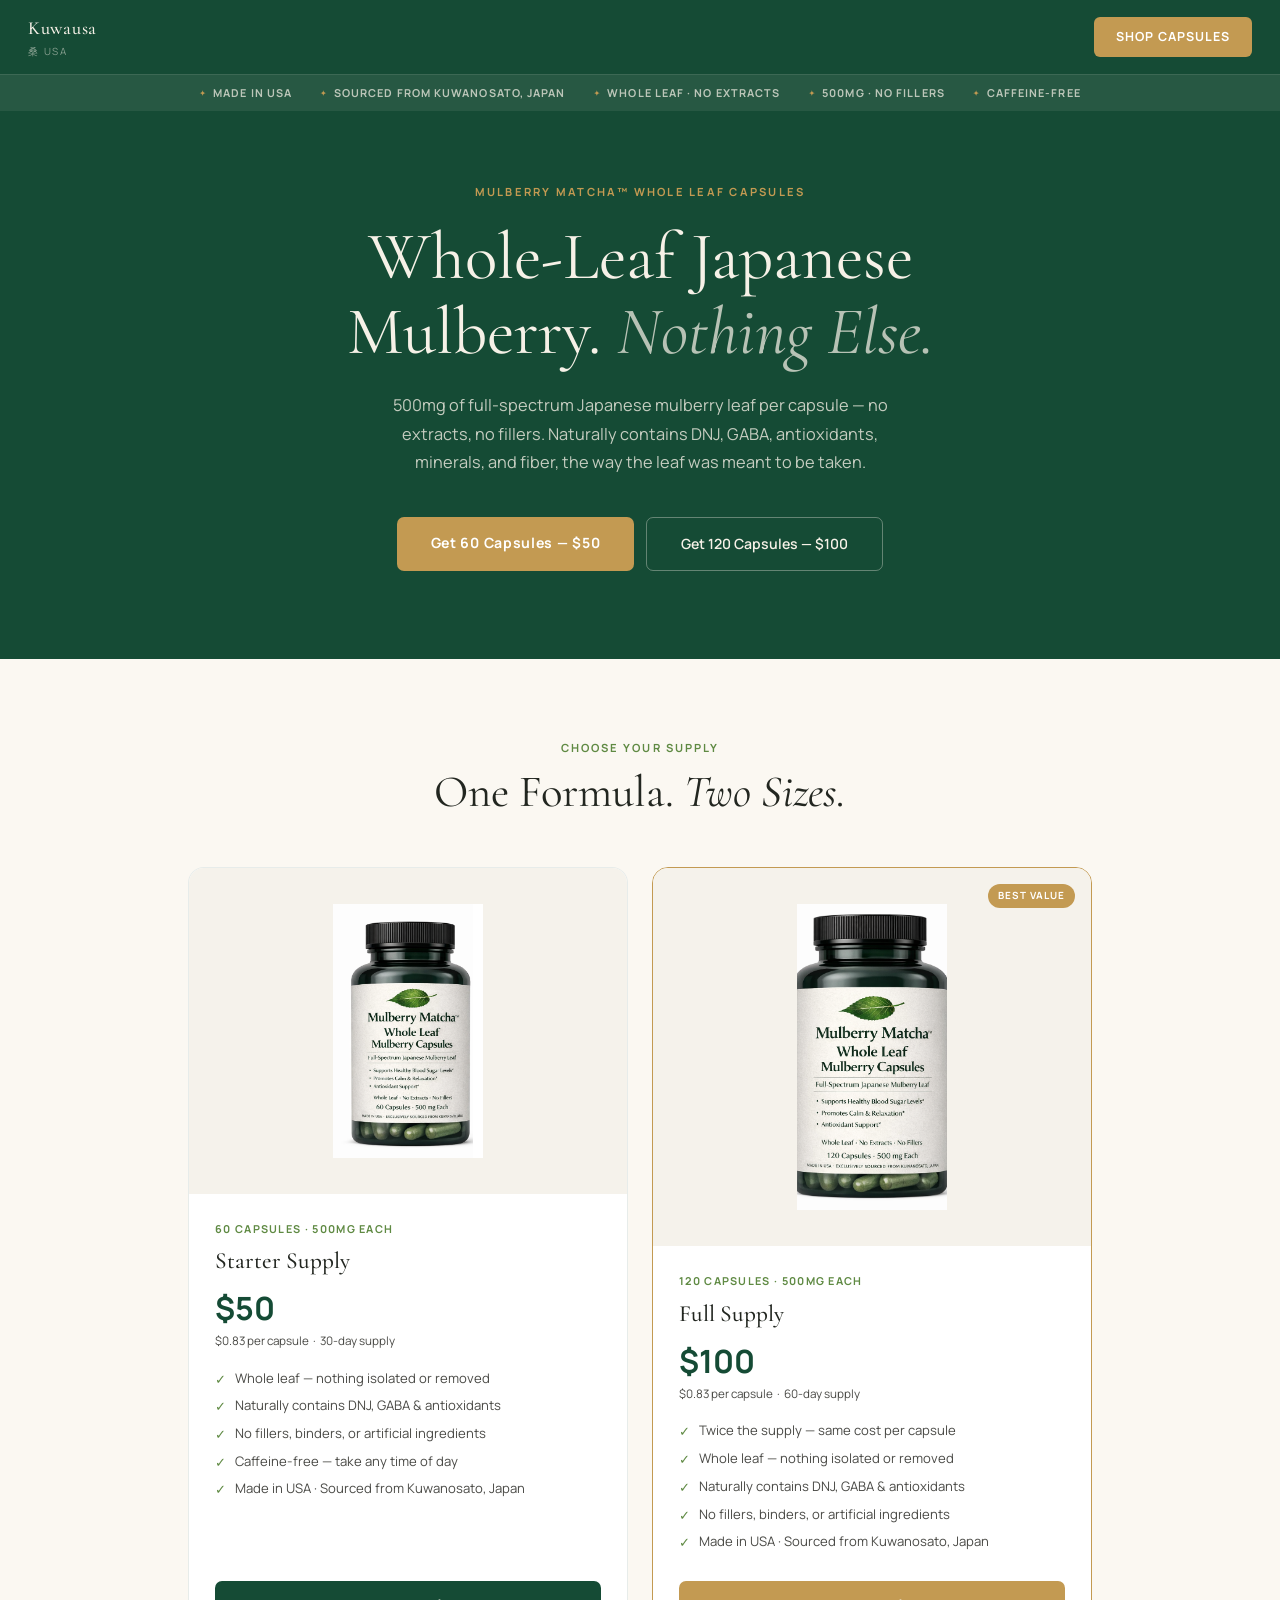
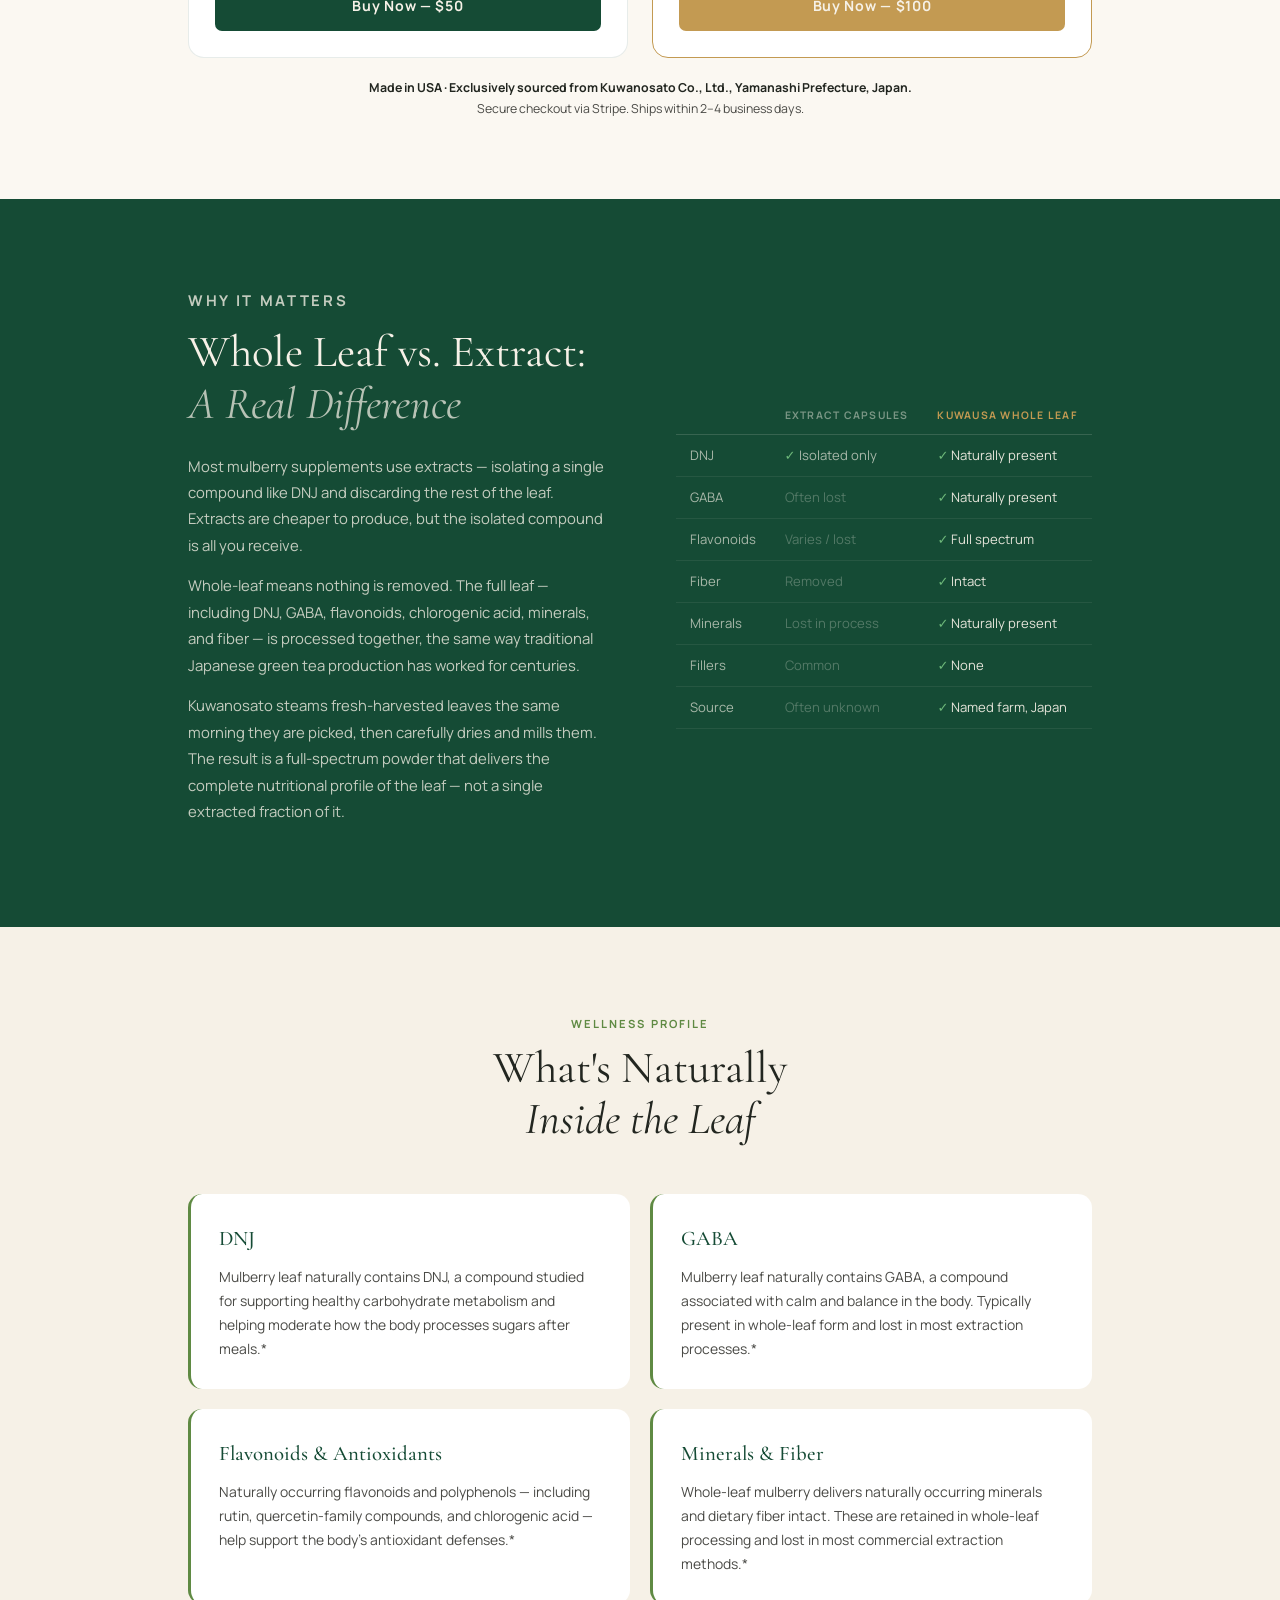
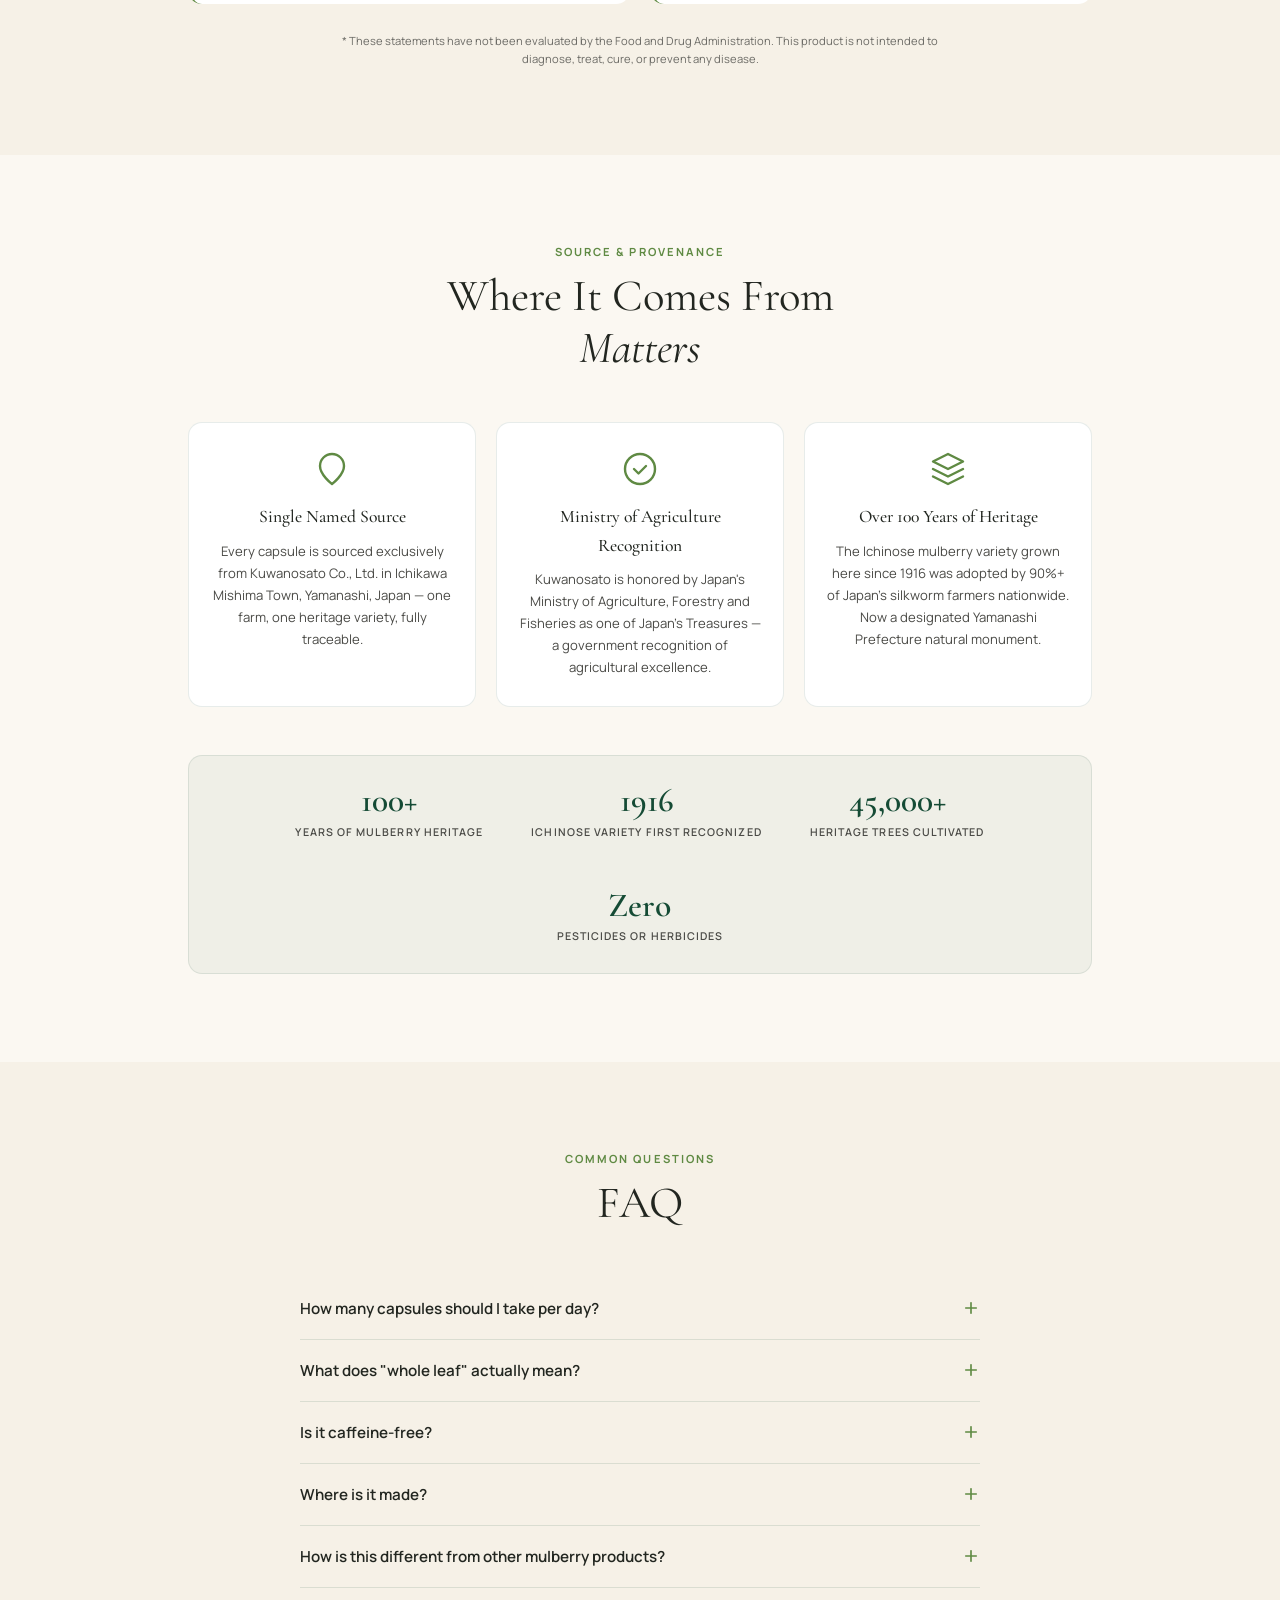
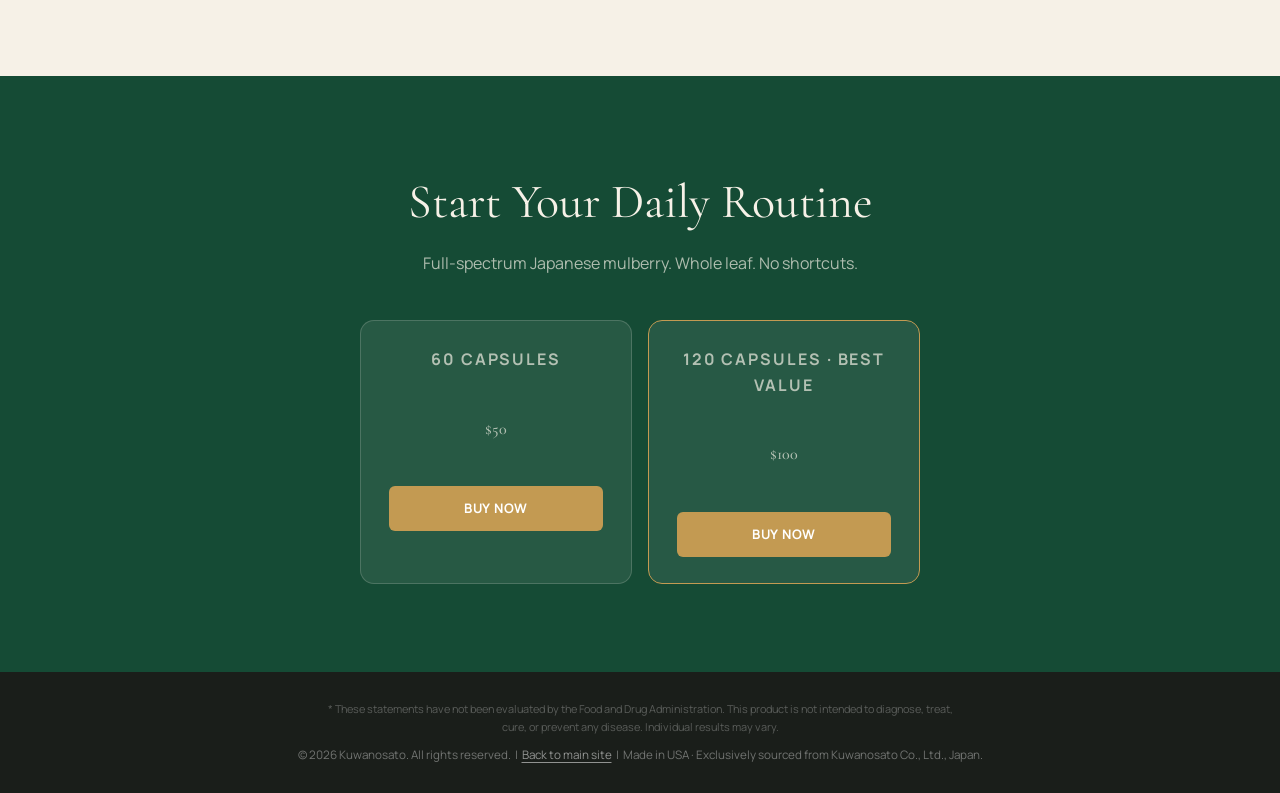
<file: supplement.html>
<!DOCTYPE html>
<html lang="en">
<head>
  <meta charset="UTF-8">
  <meta name="viewport" content="width=device-width, initial-scale=1.0">
  <title>Mulberry Matcha™ Whole Leaf Capsules — Kuwausa</title>
  <meta name="description" content="Whole-leaf Japanese mulberry capsules. 500mg, no extracts, no fillers. Naturally contains DNJ, GABA, antioxidants, and minerals. Made in USA, exclusively sourced from Kuwanosato, Japan.">

  <link rel="canonical" href="https://kuwausa.com/supplement.html">
  <link rel="icon" type="image/svg+xml" href="favicon.svg">

  <!-- Open Graph -->
  <meta property="og:type"        content="website">
  <meta property="og:title"       content="Mulberry Matcha™ Whole Leaf Capsules — Kuwausa">
  <meta property="og:description" content="500mg whole-leaf Japanese mulberry. No extracts, no fillers. Naturally contains DNJ, GABA, antioxidants and minerals. Made in USA.">
  <meta property="og:url"         content="https://kuwausa.com/supplement.html">
  <meta property="og:image"       content="https://kuwausa.com/images/kuwanosato-item-capsules.png">

  <link rel="preconnect" href="https://fonts.googleapis.com">
  <link rel="preconnect" href="https://fonts.gstatic.com" crossorigin>
  <link href="https://fonts.googleapis.com/css2?family=Cormorant+Garamond:ital,wght@0,300;0,400;0,500;0,600;1,300;1,400;1,500&family=Manrope:wght@300;400;500;600;700&display=swap" rel="stylesheet">

  <style>
    :root {
      --green-deep:   #154B35;
      --green-leaf:   #5F8A43;
      --green-mid:    #2d6e4a;
      --cream-warm:   #F6F1E7;
      --ivory-paper:  #FBF8F2;
      --charcoal:     #222620;
      --charcoal-soft:#4A4A46;
      --gold:         #C39A52;
      --font-serif:   'Cormorant Garamond', Georgia, serif;
      --font-sans:    'Manrope', system-ui, sans-serif;
      --radius:       16px;
    }

    *, *::before, *::after { box-sizing: border-box; margin: 0; padding: 0; }
    html { scroll-behavior: smooth; font-size: 16px; }
    body { font-family: var(--font-sans); background: var(--ivory-paper); color: var(--charcoal); line-height: 1.6; }
    a { color: inherit; text-decoration: none; }
    img { display: block; max-width: 100%; height: auto; }

    .container { max-width: 960px; margin: 0 auto; padding: 0 28px; }

    /* ---- NAV ---- */
    .lp-nav {
      position: sticky; top: 0; z-index: 100;
      background: var(--green-deep);
      padding: 14px 28px;
      display: flex; align-items: center; justify-content: space-between;
    }
    .lp-logo { display: flex; flex-direction: column; gap: 1px; }
    .lp-logo .wordmark { font-family: var(--font-serif); font-size: 1.15rem; font-weight: 500; color: var(--cream-warm); letter-spacing: 0.04em; }
    .lp-logo .jp       { font-size: 0.62rem; color: rgba(246,241,231,0.5); letter-spacing: 0.18em; }
    .btn-nav {
      background: var(--gold); color: #fff;
      font-size: 0.78rem; font-weight: 700; letter-spacing: 0.08em; text-transform: uppercase;
      padding: 10px 22px; border-radius: 6px; transition: opacity .2s;
    }
    .btn-nav:hover { opacity: .88; }

    /* ---- TRUST BAR ---- */
    .trust-bar { background: rgba(21,75,53,0.92); border-top: 1px solid rgba(246,241,231,0.1); padding: 9px 28px; }
    .trust-bar-inner { max-width: 960px; margin: 0 auto; display: flex; justify-content: center; gap: 28px; flex-wrap: wrap; }
    .trust-pill {
      font-size: 0.68rem; font-weight: 700; letter-spacing: 0.1em; text-transform: uppercase;
      color: rgba(246,241,231,0.72); display: flex; align-items: center; gap: 6px;
    }
    .trust-pill::before { content: '✦'; color: var(--gold); font-size: 0.5rem; }

    /* ---- HERO ---- */
    .lp-hero {
      background: var(--green-deep);
      padding: 72px 28px 88px;
      text-align: center;
    }
    .hero-eyebrow {
      font-size: 0.7rem; font-weight: 700; letter-spacing: 0.2em; text-transform: uppercase;
      color: var(--gold); margin-bottom: 18px;
    }
    .hero-h1 {
      font-family: var(--font-serif);
      font-size: clamp(2.6rem, 6vw, 4.2rem);
      font-weight: 400; color: var(--cream-warm); line-height: 1.12; margin-bottom: 22px;
    }
    .hero-h1 em { font-style: italic; opacity: .72; }
    .hero-sub {
      font-size: 1.02rem; line-height: 1.75; color: rgba(246,241,231,0.78);
      max-width: 520px; margin: 0 auto 40px;
    }
    .hero-btns { display: flex; gap: 12px; justify-content: center; flex-wrap: wrap; }
    .btn-gold {
      background: var(--gold); color: #fff;
      font-size: 0.88rem; font-weight: 700; letter-spacing: 0.05em;
      padding: 15px 34px; border-radius: 7px; transition: opacity .2s;
    }
    .btn-gold:hover { opacity: .88; }
    .btn-ghost {
      border: 1.5px solid rgba(246,241,231,0.35); color: var(--cream-warm);
      font-size: 0.88rem; font-weight: 600;
      padding: 15px 34px; border-radius: 7px; transition: border-color .2s;
    }
    .btn-ghost:hover { border-color: rgba(246,241,231,0.7); }

    /* ---- OFFER ---- */
    .offer-section { padding: 80px 0; background: var(--ivory-paper); }
    .section-label { font-size: 0.7rem; font-weight: 700; letter-spacing: 0.18em; text-transform: uppercase; color: var(--green-leaf); margin-bottom: 10px; text-align: center; }
    .section-h2 { font-family: var(--font-serif); font-size: clamp(1.9rem, 4vw, 2.8rem); font-weight: 400; color: var(--charcoal); line-height: 1.15; text-align: center; margin-bottom: 48px; }
    .section-h2 em { font-style: italic; }

    .offer-grid { display: grid; grid-template-columns: 1fr 1fr; gap: 24px; }
    .offer-card {
      background: #fff; border-radius: var(--radius);
      border: 1.5px solid rgba(21,75,53,0.1);
      overflow: hidden; display: flex; flex-direction: column;
    }
    .offer-card--best {
      border-color: var(--gold);
      position: relative;
    }
    .best-badge {
      position: absolute; top: 16px; right: 16px;
      background: var(--gold); color: #fff;
      font-size: 0.62rem; font-weight: 700; letter-spacing: 0.1em; text-transform: uppercase;
      padding: 4px 10px; border-radius: 20px;
    }
    .offer-img-wrap { background: #f5f2eb; padding: 36px; display: flex; justify-content: center; }
    .offer-img { width: 150px; height: auto; }
    .offer-body { padding: 26px; display: flex; flex-direction: column; flex: 1; gap: 6px; }
    .offer-format { font-size: 0.68rem; font-weight: 700; letter-spacing: 0.12em; text-transform: uppercase; color: var(--green-leaf); }
    .offer-name { font-family: var(--font-serif); font-size: 1.45rem; font-weight: 500; color: var(--charcoal); }
    .offer-price { font-size: 2rem; font-weight: 700; color: var(--green-deep); line-height: 1; margin: 6px 0 2px; }
    .offer-per { font-size: 0.73rem; color: var(--charcoal-soft); margin-bottom: 12px; }
    .offer-bullets { list-style: none; display: flex; flex-direction: column; gap: 7px; margin-bottom: 22px; }
    .offer-bullets li { font-size: 0.82rem; color: var(--charcoal-soft); display: flex; align-items: flex-start; gap: 9px; line-height: 1.5; }
    .offer-bullets li::before { content: '✓'; color: var(--green-leaf); font-weight: 700; flex-shrink: 0; margin-top: 1px; }
    .btn-buy {
      display: block; text-align: center; margin-top: auto;
      background: var(--green-deep); color: var(--cream-warm);
      font-size: 0.88rem; font-weight: 700; letter-spacing: 0.05em;
      padding: 14px; border-radius: 7px; transition: background .2s;
    }
    .btn-buy:hover { background: var(--green-mid); }
    .btn-buy--gold { background: var(--gold); }
    .btn-buy--gold:hover { background: #b08844; }
    .offer-note { text-align: center; margin-top: 20px; font-size: 0.77rem; color: var(--charcoal-soft); line-height: 1.65; }
    .offer-note strong { color: var(--charcoal); }

    /* ---- WHOLE LEAF ---- */
    .whole-leaf { background: var(--green-deep); padding: 88px 0; }
    .wl-inner { display: grid; grid-template-columns: 1fr 1fr; gap: 72px; align-items: center; }
    .wl-eyebrow { font-size: 0.7rem; font-weight: 700; letter-spacing: 0.18em; text-transform: uppercase; color: var(--gold); margin-bottom: 14px; }
    .wl-h2 { font-family: var(--font-serif); font-size: clamp(1.8rem, 4vw, 2.8rem); font-weight: 400; color: var(--cream-warm); line-height: 1.15; margin-bottom: 22px; }
    .wl-h2 em { font-style: italic; opacity: .72; }
    .wl-body p { font-size: 0.93rem; line-height: 1.78; color: rgba(246,241,231,0.78); margin-bottom: 14px; }

    .compare { border-collapse: collapse; width: 100%; }
    .compare th {
      font-size: 0.65rem; font-weight: 700; letter-spacing: 0.12em; text-transform: uppercase;
      padding: 10px 14px; border-bottom: 1px solid rgba(246,241,231,0.15); text-align: left;
    }
    .compare th:first-child { color: rgba(246,241,231,0.4); }
    .compare th:nth-child(2) { color: rgba(246,241,231,0.45); }
    .compare th:nth-child(3) { color: var(--gold); }
    .compare td { padding: 10px 14px; border-bottom: 1px solid rgba(246,241,231,0.07); font-size: 0.82rem; color: rgba(246,241,231,0.65); vertical-align: middle; }
    .compare td:nth-child(3) { color: rgba(246,241,231,0.92); }
    .ok  { color: #6db87a; font-weight: 700; }
    .no  { color: rgba(246,241,231,0.28); }

    /* ---- SCIENCE ---- */
    .science-lp { padding: 88px 0; background: var(--cream-warm); }
    .sci-grid { display: grid; grid-template-columns: 1fr 1fr; gap: 20px; margin-top: 48px; }
    .sci-card { background: #fff; border-radius: 14px; padding: 28px; border-left: 3px solid var(--green-leaf); }
    .sci-card h3 { font-family: var(--font-serif); font-size: 1.3rem; font-weight: 500; color: var(--green-deep); margin-bottom: 10px; }
    .sci-card p  { font-size: 0.87rem; line-height: 1.72; color: var(--charcoal-soft); }
    .disclaimer  { text-align: center; font-size: 0.7rem; color: var(--charcoal-soft); margin-top: 28px; max-width: 600px; margin-left: auto; margin-right: auto; line-height: 1.6; opacity: .8; }

    /* ---- TRUST ---- */
    .lp-trust { padding: 88px 0; background: var(--ivory-paper); }
    .trust-cards { display: grid; grid-template-columns: repeat(3, 1fr); gap: 20px; margin-top: 48px; }
    .trust-card {
      background: #fff; border-radius: 14px; padding: 28px 22px;
      border: 1.5px solid rgba(21,75,53,0.1); text-align: center;
    }
    .trust-icon { width: 36px; height: 36px; margin: 0 auto 16px; color: var(--green-leaf); }
    .trust-icon svg { width: 100%; height: 100%; }
    .trust-card h3 { font-family: var(--font-serif); font-size: 1.1rem; font-weight: 500; color: var(--charcoal); margin-bottom: 8px; }
    .trust-card p  { font-size: 0.82rem; line-height: 1.68; color: var(--charcoal-soft); }
    .heritage-strip {
      display: flex; justify-content: center; gap: 48px; flex-wrap: wrap;
      margin-top: 48px; padding: 28px 32px;
      background: rgba(21,75,53,0.05); border-radius: 14px; border: 1px solid rgba(21,75,53,0.1);
    }
    .h-stat { text-align: center; }
    .h-stat-num { display: block; font-family: var(--font-serif); font-size: 2.1rem; font-weight: 600; color: var(--green-deep); line-height: 1; }
    .h-stat-label { display: block; font-size: 0.67rem; font-weight: 600; letter-spacing: 0.1em; text-transform: uppercase; color: var(--charcoal-soft); margin-top: 6px; }

    /* ---- FAQ ---- */
    .faq-section { padding: 88px 0; background: var(--cream-warm); }
    .faq-list { max-width: 680px; margin: 40px auto 0; }
    .faq-item { border-bottom: 1px solid rgba(21,75,53,0.12); }
    .faq-q {
      width: 100%; text-align: left; background: none; border: none; cursor: pointer;
      padding: 20px 0; font-family: var(--font-sans); font-size: 0.95rem; font-weight: 600;
      color: var(--charcoal); display: flex; justify-content: space-between; align-items: center; gap: 16px;
    }
    .faq-icon { flex-shrink: 0; width: 18px; height: 18px; color: var(--green-leaf); transition: transform .25s; }
    .faq-item.open .faq-icon { transform: rotate(45deg); }
    .faq-a { display: none; padding: 0 0 20px; font-size: 0.88rem; line-height: 1.76; color: var(--charcoal-soft); }
    .faq-item.open .faq-a { display: block; }

    /* ---- FINAL CTA ---- */
    .final-cta { background: var(--green-deep); padding: 88px 28px; text-align: center; }
    .final-cta h2 { font-family: var(--font-serif); font-size: clamp(1.9rem, 4vw, 3rem); font-weight: 400; color: var(--cream-warm); margin-bottom: 10px; }
    .final-cta p  { color: rgba(246,241,231,0.68); font-size: 1rem; margin-bottom: 44px; }
    .final-grid { display: flex; gap: 16px; justify-content: center; flex-wrap: wrap; max-width: 560px; margin: 0 auto; }
    .final-card {
      background: rgba(255,255,255,0.08); border: 1.5px solid rgba(246,241,231,0.18);
      border-radius: 14px; padding: 26px 28px; flex: 1; min-width: 210px; text-align: center;
    }
    .final-card--best { border-color: var(--gold); }
    .final-count { font-size: 0.68rem; font-weight: 700; letter-spacing: 0.12em; text-transform: uppercase; color: var(--gold); margin-bottom: 6px; }
    .final-price { font-family: var(--font-serif); font-size: 2.2rem; font-weight: 500; color: var(--cream-warm); margin-bottom: 18px; }
    .btn-final {
      display: block; background: var(--gold); color: #fff;
      font-size: 0.82rem; font-weight: 700; letter-spacing: 0.06em; text-transform: uppercase;
      padding: 12px 20px; border-radius: 6px; transition: opacity .2s;
    }
    .btn-final:hover { opacity: .88; }

    /* ---- FOOTER ---- */
    .lp-footer { background: #1a1e1a; padding: 28px; text-align: center; }
    .lp-footer-disclaimer { max-width: 640px; margin: 0 auto 10px; font-size: 0.68rem; line-height: 1.65; color: rgba(255,255,255,0.28); }
    .lp-footer-copy { font-size: 0.73rem; color: rgba(255,255,255,0.38); }
    .lp-footer-copy a { color: rgba(255,255,255,0.52); text-decoration: underline; text-underline-offset: 3px; }

    /* ---- RESPONSIVE ---- */
    @media (max-width: 700px) {
      .offer-grid   { grid-template-columns: 1fr; max-width: 400px; margin: 0 auto; }
      .wl-inner     { grid-template-columns: 1fr; gap: 44px; }
      .sci-grid     { grid-template-columns: 1fr; }
      .trust-cards  { grid-template-columns: 1fr; max-width: 420px; margin: 40px auto 0; }
      .heritage-strip { gap: 28px; }
      .final-grid   { flex-direction: column; align-items: center; }
      .final-card   { width: 100%; max-width: 320px; }
      .trust-bar-inner { gap: 14px; }
    }
  </style>
</head>
<body>

  <!-- ── NAV ── -->
  <nav class="lp-nav">
    <a href="index.html" class="lp-logo" aria-label="Kuwausa — main site">
      <span class="wordmark">Kuwausa</span>
      <span class="jp">桑 USA</span>
    </a>
    <a href="#offer" class="btn-nav">Shop Capsules</a>
  </nav>

  <!-- ── TRUST BAR ── -->
  <div class="trust-bar" role="note" aria-label="Product credentials">
    <div class="trust-bar-inner">
      <span class="trust-pill">Made in USA</span>
      <span class="trust-pill">Sourced from Kuwanosato, Japan</span>
      <span class="trust-pill">Whole Leaf · No Extracts</span>
      <span class="trust-pill">500mg · No Fillers</span>
      <span class="trust-pill">Caffeine-Free</span>
    </div>
  </div>

  <main>

    <!-- ── HERO ── -->
    <section class="lp-hero" aria-labelledby="lp-hero-h1">
      <p class="hero-eyebrow">Mulberry Matcha™ Whole Leaf Capsules</p>
      <h1 id="lp-hero-h1" class="hero-h1">
        Whole-Leaf Japanese<br>Mulberry. <em>Nothing Else.</em>
      </h1>
      <p class="hero-sub">
        500mg of full-spectrum Japanese mulberry leaf per capsule — no extracts, no fillers.
        Naturally contains DNJ, GABA, antioxidants, minerals, and fiber, the way the leaf
        was meant to be taken.
      </p>
      <div class="hero-btns">
        <a href="https://buy.stripe.com/test_dRmcN52hr1P0gloefQdfG05" class="btn-gold" target="_blank" rel="noopener noreferrer">Get 60 Capsules — $50</a>
        <a href="https://buy.stripe.com/test_4gM28r09j3X84CG6NodfG04" class="btn-ghost" target="_blank" rel="noopener noreferrer">Get 120 Capsules — $100</a>
      </div>
    </section>

    <!-- ── PRODUCT OFFER ── -->
    <section class="offer-section" id="offer" aria-labelledby="offer-h2">
      <div class="container">
        <p class="section-label">Choose Your Supply</p>
        <h2 id="offer-h2" class="section-h2">One Formula. <em>Two Sizes.</em></h2>

        <div class="offer-grid">

          <article class="offer-card" aria-labelledby="offer-60-name">
            <div class="offer-img-wrap">
              <img src="images/kuwanosato-item-capsules-60.png" alt="Mulberry Matcha 60-count whole leaf capsule bottle" class="offer-img" width="768" height="1024" loading="lazy">
            </div>
            <div class="offer-body">
              <p class="offer-format">60 Capsules · 500mg Each</p>
              <h3 id="offer-60-name" class="offer-name">Starter Supply</h3>
              <p class="offer-price">$50</p>
              <p class="offer-per">$0.83 per capsule &nbsp;·&nbsp; 30-day supply</p>
              <ul class="offer-bullets">
                <li>Whole leaf — nothing isolated or removed</li>
                <li>Naturally contains DNJ, GABA &amp; antioxidants</li>
                <li>No fillers, binders, or artificial ingredients</li>
                <li>Caffeine-free — take any time of day</li>
                <li>Made in USA · Sourced from Kuwanosato, Japan</li>
              </ul>
              <a href="https://buy.stripe.com/test_dRmcN52hr1P0gloefQdfG05" class="btn-buy" target="_blank" rel="noopener noreferrer">Buy Now — $50</a>
            </div>
          </article>

          <article class="offer-card offer-card--best" aria-labelledby="offer-120-name">
            <span class="best-badge" aria-label="Best value option">Best Value</span>
            <div class="offer-img-wrap">
              <img src="images/kuwanosato-item-capsules-120.png" alt="Mulberry Matcha 120-count whole leaf capsule bottle" class="offer-img" width="768" height="1024" loading="lazy">
            </div>
            <div class="offer-body">
              <p class="offer-format">120 Capsules · 500mg Each</p>
              <h3 id="offer-120-name" class="offer-name">Full Supply</h3>
              <p class="offer-price">$100</p>
              <p class="offer-per">$0.83 per capsule &nbsp;·&nbsp; 60-day supply</p>
              <ul class="offer-bullets">
                <li>Twice the supply — same cost per capsule</li>
                <li>Whole leaf — nothing isolated or removed</li>
                <li>Naturally contains DNJ, GABA &amp; antioxidants</li>
                <li>No fillers, binders, or artificial ingredients</li>
                <li>Made in USA · Sourced from Kuwanosato, Japan</li>
              </ul>
              <a href="https://buy.stripe.com/test_4gM28r09j3X84CG6NodfG04" class="btn-buy btn-buy--gold" target="_blank" rel="noopener noreferrer">Buy Now — $100</a>
            </div>
          </article>

        </div>

        <p class="offer-note">
          <strong>Made in USA · Exclusively sourced from Kuwanosato Co., Ltd., Yamanashi Prefecture, Japan.</strong><br>
          Secure checkout via Stripe. Ships within 2–4 business days.
        </p>
      </div>
    </section>

    <!-- ── WHY WHOLE LEAF ── -->
    <section class="whole-leaf" aria-labelledby="wl-h2">
      <div class="container">
        <div class="wl-inner">
          <div class="wl-body">
            <p class="wl-eyebrow">Why It Matters</p>
            <h2 id="wl-h2" class="wl-h2">Whole Leaf vs. Extract:<br><em>A Real Difference</em></h2>
            <p>Most mulberry supplements use extracts — isolating a single compound like DNJ and discarding the rest of the leaf. Extracts are cheaper to produce, but the isolated compound is all you receive.</p>
            <p>Whole-leaf means nothing is removed. The full leaf — including DNJ, GABA, flavonoids, chlorogenic acid, minerals, and fiber — is processed together, the same way traditional Japanese green tea production has worked for centuries.</p>
            <p>Kuwanosato steams fresh-harvested leaves the same morning they are picked, then carefully dries and mills them. The result is a full-spectrum powder that delivers the complete nutritional profile of the leaf — not a single extracted fraction of it.</p>
          </div>
          <div>
            <table class="compare" aria-label="Comparison of whole-leaf vs extract supplements">
              <thead>
                <tr>
                  <th scope="col"></th>
                  <th scope="col">Extract Capsules</th>
                  <th scope="col">Kuwausa Whole Leaf</th>
                </tr>
              </thead>
              <tbody>
                <tr><td>DNJ</td>       <td><span class="ok">✓</span> Isolated only</td> <td><span class="ok">✓</span> Naturally present</td></tr>
                <tr><td>GABA</td>      <td><span class="no">Often lost</span></td>       <td><span class="ok">✓</span> Naturally present</td></tr>
                <tr><td>Flavonoids</td><td><span class="no">Varies / lost</span></td>    <td><span class="ok">✓</span> Full spectrum</td></tr>
                <tr><td>Fiber</td>     <td><span class="no">Removed</span></td>          <td><span class="ok">✓</span> Intact</td></tr>
                <tr><td>Minerals</td>  <td><span class="no">Lost in process</span></td>  <td><span class="ok">✓</span> Naturally present</td></tr>
                <tr><td>Fillers</td>   <td><span class="no">Common</span></td>           <td><span class="ok">✓</span> None</td></tr>
                <tr><td>Source</td>    <td><span class="no">Often unknown</span></td>    <td><span class="ok">✓</span> Named farm, Japan</td></tr>
              </tbody>
            </table>
          </div>
        </div>
      </div>
    </section>

    <!-- ── SCIENCE ── -->
    <section class="science-lp" aria-labelledby="sci-h2">
      <div class="container">
        <div style="text-align:center;">
          <p class="section-label">Wellness Profile</p>
          <h2 id="sci-h2" class="section-h2">What's Naturally<br><em>Inside the Leaf</em></h2>
        </div>
        <div class="sci-grid">
          <div class="sci-card">
            <h3>DNJ</h3>
            <p>Mulberry leaf naturally contains DNJ, a compound studied for supporting healthy carbohydrate metabolism and helping moderate how the body processes sugars after meals.*</p>
          </div>
          <div class="sci-card">
            <h3>GABA</h3>
            <p>Mulberry leaf naturally contains GABA, a compound associated with calm and balance in the body. Typically present in whole-leaf form and lost in most extraction processes.*</p>
          </div>
          <div class="sci-card">
            <h3>Flavonoids &amp; Antioxidants</h3>
            <p>Naturally occurring flavonoids and polyphenols — including rutin, quercetin-family compounds, and chlorogenic acid — help support the body's antioxidant defenses.*</p>
          </div>
          <div class="sci-card">
            <h3>Minerals &amp; Fiber</h3>
            <p>Whole-leaf mulberry delivers naturally occurring minerals and dietary fiber intact. These are retained in whole-leaf processing and lost in most commercial extraction methods.*</p>
          </div>
        </div>
        <p class="disclaimer">* These statements have not been evaluated by the Food and Drug Administration. This product is not intended to diagnose, treat, cure, or prevent any disease.</p>
      </div>
    </section>

    <!-- ── TRUST & PROVENANCE ── -->
    <section class="lp-trust" aria-labelledby="trust-h2">
      <div class="container">
        <div style="text-align:center;">
          <p class="section-label">Source &amp; Provenance</p>
          <h2 id="trust-h2" class="section-h2">Where It Comes From<br><em>Matters</em></h2>
        </div>
        <div class="trust-cards">
          <div class="trust-card">
            <div class="trust-icon">
              <svg viewBox="0 0 24 24" fill="none" stroke="currentColor" stroke-width="1.6" stroke-linecap="round" stroke-linejoin="round"><path d="M12 22s8-6 8-12A8 8 0 004 10c0 6 8 12 8 12z"/></svg>
            </div>
            <h3>Single Named Source</h3>
            <p>Every capsule is sourced exclusively from Kuwanosato Co., Ltd. in Ichikawa Mishima Town, Yamanashi, Japan — one farm, one heritage variety, fully traceable.</p>
          </div>
          <div class="trust-card">
            <div class="trust-icon">
              <svg viewBox="0 0 24 24" fill="none" stroke="currentColor" stroke-width="1.6" stroke-linecap="round" stroke-linejoin="round"><circle cx="12" cy="12" r="10"/><path d="M8 12l3 3 5-5"/></svg>
            </div>
            <h3>Ministry of Agriculture Recognition</h3>
            <p>Kuwanosato is honored by Japan's Ministry of Agriculture, Forestry and Fisheries as one of Japan's Treasures — a government recognition of agricultural excellence.</p>
          </div>
          <div class="trust-card">
            <div class="trust-icon">
              <svg viewBox="0 0 24 24" fill="none" stroke="currentColor" stroke-width="1.6" stroke-linecap="round" stroke-linejoin="round"><path d="M12 2L2 7l10 5 10-5-10-5z"/><path d="M2 17l10 5 10-5"/><path d="M2 12l10 5 10-5"/></svg>
            </div>
            <h3>Over 100 Years of Heritage</h3>
            <p>The Ichinose mulberry variety grown here since 1916 was adopted by 90%+ of Japan's silkworm farmers nationwide. Now a designated Yamanashi Prefecture natural monument.</p>
          </div>
        </div>

        <div class="heritage-strip" aria-label="Provenance statistics">
          <div class="h-stat">
            <span class="h-stat-num">100+</span>
            <span class="h-stat-label">Years of Mulberry Heritage</span>
          </div>
          <div class="h-stat">
            <span class="h-stat-num">1916</span>
            <span class="h-stat-label">Ichinose Variety First Recognized</span>
          </div>
          <div class="h-stat">
            <span class="h-stat-num">45,000+</span>
            <span class="h-stat-label">Heritage Trees Cultivated</span>
          </div>
          <div class="h-stat">
            <span class="h-stat-num">Zero</span>
            <span class="h-stat-label">Pesticides or Herbicides</span>
          </div>
        </div>
      </div>
    </section>

    <!-- ── FAQ ── -->
    <section class="faq-section" aria-labelledby="faq-h2">
      <div class="container">
        <div style="text-align:center;">
          <p class="section-label">Common Questions</p>
          <h2 id="faq-h2" class="section-h2">FAQ</h2>
        </div>
        <div class="faq-list">

          <div class="faq-item">
            <button class="faq-q" aria-expanded="false">
              How many capsules should I take per day?
              <svg class="faq-icon" viewBox="0 0 24 24" fill="none" stroke="currentColor" stroke-width="2.2" stroke-linecap="round"><line x1="12" y1="5" x2="12" y2="19"/><line x1="5" y1="12" x2="19" y2="12"/></svg>
            </button>
            <div class="faq-a" hidden>Follow the suggested use on the label. Most users take 2 capsules daily with a meal. Consult your healthcare provider if you have specific health conditions or take medications.</div>
          </div>

          <div class="faq-item">
            <button class="faq-q" aria-expanded="false">
              What does "whole leaf" actually mean?
              <svg class="faq-icon" viewBox="0 0 24 24" fill="none" stroke="currentColor" stroke-width="2.2" stroke-linecap="round"><line x1="12" y1="5" x2="12" y2="19"/><line x1="5" y1="12" x2="19" y2="12"/></svg>
            </button>
            <div class="faq-a" hidden>Whole-leaf means the entire mulberry leaf is steamed, dried, milled, and encapsulated — nothing is isolated, extracted, or removed. You receive the full nutritional profile of the leaf: DNJ, GABA, flavonoids, minerals, and fiber together. Most mass-market mulberry supplements isolate only DNJ and discard the rest.</div>
          </div>

          <div class="faq-item">
            <button class="faq-q" aria-expanded="false">
              Is it caffeine-free?
              <svg class="faq-icon" viewBox="0 0 24 24" fill="none" stroke="currentColor" stroke-width="2.2" stroke-linecap="round"><line x1="12" y1="5" x2="12" y2="19"/><line x1="5" y1="12" x2="19" y2="12"/></svg>
            </button>
            <div class="faq-a" hidden>Yes. Mulberry leaf contains no caffeine. It can be taken any time of day, including in the evening, without affecting sleep.</div>
          </div>

          <div class="faq-item">
            <button class="faq-q" aria-expanded="false">
              Where is it made?
              <svg class="faq-icon" viewBox="0 0 24 24" fill="none" stroke="currentColor" stroke-width="2.2" stroke-linecap="round"><line x1="12" y1="5" x2="12" y2="19"/><line x1="5" y1="12" x2="19" y2="12"/></svg>
            </button>
            <div class="faq-a" hidden>The capsules are made in the USA. The mulberry leaf powder inside is exclusively sourced from Kuwanosato Co., Ltd. in Ichikawa Mishima Town, Yamanashi Prefecture, Japan — a single named producer, not an anonymous commodity supplier.</div>
          </div>

          <div class="faq-item">
            <button class="faq-q" aria-expanded="false">
              How is this different from other mulberry products?
              <svg class="faq-icon" viewBox="0 0 24 24" fill="none" stroke="currentColor" stroke-width="2.2" stroke-linecap="round"><line x1="12" y1="5" x2="12" y2="19"/><line x1="5" y1="12" x2="19" y2="12"/></svg>
            </button>
            <div class="faq-a" hidden>Four key differences: (1) Whole-leaf vs. extract — you get the full leaf profile, not just isolated DNJ. (2) Single named Japanese source — not anonymous commodity Chinese mulberry. (3) The Ichinose heritage variety, grown on this land since 1916 with zero pesticides. (4) A producer recognized by Japan's Ministry of Agriculture as one of Japan's Treasures.</div>
          </div>

        </div>
      </div>
    </section>

    <!-- ── FINAL CTA ── -->
    <section class="final-cta" aria-label="Purchase options">
      <h2>Start Your Daily Routine</h2>
      <p>Full-spectrum Japanese mulberry. Whole leaf. No shortcuts.</p>
      <div class="final-grid">
        <div class="final-card">
          <p class="final-count">60 Capsules</p>
          <p class="final-price">$50</p>
          <a href="https://buy.stripe.com/test_dRmcN52hr1P0gloefQdfG05" class="btn-final" target="_blank" rel="noopener noreferrer">Buy Now</a>
        </div>
        <div class="final-card final-card--best">
          <p class="final-count">120 Capsules · Best Value</p>
          <p class="final-price">$100</p>
          <a href="https://buy.stripe.com/test_4gM28r09j3X84CG6NodfG04" class="btn-final" target="_blank" rel="noopener noreferrer">Buy Now</a>
        </div>
      </div>
    </section>

  </main>

  <!-- ── FOOTER ── -->
  <footer class="lp-footer">
    <p class="lp-footer-disclaimer">* These statements have not been evaluated by the Food and Drug Administration. This product is not intended to diagnose, treat, cure, or prevent any disease. Individual results may vary.</p>
    <p class="lp-footer-copy">&copy; 2026 Kuwanosato. All rights reserved. &nbsp;|&nbsp; <a href="index.html">Back to main site</a> &nbsp;|&nbsp; Made in USA · Exclusively sourced from Kuwanosato Co., Ltd., Japan.</p>
  </footer>

  <script>
    // FAQ accordion
    document.querySelectorAll('.faq-q').forEach(btn => {
      btn.addEventListener('click', () => {
        const item = btn.closest('.faq-item');
        const isOpen = item.classList.contains('open');
        document.querySelectorAll('.faq-item').forEach(i => {
          i.classList.remove('open');
          i.querySelector('.faq-a').hidden = true;
          i.querySelector('.faq-q').setAttribute('aria-expanded', 'false');
        });
        if (!isOpen) {
          item.classList.add('open');
          item.querySelector('.faq-a').hidden = false;
          btn.setAttribute('aria-expanded', 'true');
        }
      });
    });
  </script>

</body>
</html>
</file>
<file: styles.css>
/* ============================================================
   KUWANOSATO — STYLESHEET
   Design system: premium botanical, Japanese craft, wellness
============================================================ */

/* ---- Design Tokens ---- */
:root {
  /* Color Palette */
  --green-deep:   #154B35;
  --green-leaf:   #5F8A43;
  --green-mid:    #2d6e4a;
  --cream-warm:   #F6F1E7;
  --ivory-paper:  #FBF8F2;
  --charcoal:     #222620;
  --charcoal-mid: #3D3D3A;
  --charcoal-soft:#4A4A46;
  --gold:         #C39A52;
  --plum:         #5A4874;

  /* Typography */
  --font-serif: 'Cormorant Garamond', Georgia, 'Times New Roman', serif;
  --font-sans:  'Manrope', system-ui, -apple-system, sans-serif;
  --font-jp:    'Noto Serif JP', serif;

  /* Layout */
  --container-max:      1240px;
  --container-pad:      40px;
  --section-v:          96px;

  /* Components */
  --radius-card:    20px;
  --radius-btn:     7px;
  --shadow-card:    0 4px 28px rgba(21,75,53,0.08);
  --shadow-hover:   0 10px 44px rgba(21,75,53,0.15);
  --nav-height:     72px;

  /* Motion */
  --ease-out:   cubic-bezier(0.25, 0.46, 0.45, 0.94);
  --t-fast:     180ms ease;
  --t-base:     250ms ease;
  --t-reveal:   500ms var(--ease-out);
}

/* ---- Reset ---- */
*, *::before, *::after { box-sizing: border-box; margin: 0; padding: 0; }

html {
  scroll-behavior: smooth;
  font-size: 16px;
}

@media (prefers-reduced-motion: reduce) {
  html { scroll-behavior: auto; }
  *, *::before, *::after {
    animation-duration:        0.01ms !important;
    animation-iteration-count: 1      !important;
    transition-duration:       0.01ms !important;
  }
}

body {
  font-family: var(--font-sans);
  color:        var(--charcoal);
  background:   var(--ivory-paper);
  line-height:  1.65;
  -webkit-font-smoothing: antialiased;
}

img { max-width: 100%; height: auto; display: block; }
a   { color: inherit; text-decoration: none; }
ul, ol { list-style: none; }
button { font-family: inherit; cursor: pointer; border: none; background: none; }

/* Scroll margin for sticky nav */
section[id] { scroll-margin-top: calc(var(--nav-height) + 16px); }


/* ================================================================
   LAYOUT
================================================================ */
.container {
  max-width: var(--container-max);
  margin: 0 auto;
  padding-inline: var(--container-pad);
}

@media (max-width: 768px) {
  :root { --container-pad: 22px; --section-v: 64px; }
}


/* ================================================================
   TYPOGRAPHY HELPERS
================================================================ */
.section-eyebrow {
  display: block;
  font-family:    var(--font-sans);
  font-size:      0.72rem;
  font-weight:    700;
  letter-spacing: 0.2em;
  text-transform: uppercase;
  color:          var(--green-leaf);
  margin-bottom:  12px;
}

.section-heading {
  font-family:  var(--font-serif);
  font-size:    clamp(1.9rem, 3.8vw, 2.9rem);
  font-weight:  400;
  line-height:  1.18;
  color:        var(--charcoal);
  margin-bottom: 22px;
}
.section-heading em {
  font-style: italic;
  color:       var(--green-deep);
}

.section-body {
  font-size:    1rem;
  line-height:  1.78;
  color:        var(--charcoal-soft);
  max-width:    58ch;
  margin-bottom: 16px;
}


/* ================================================================
   BUTTONS
================================================================ */
.btn {
  display:         inline-flex;
  align-items:     center;
  justify-content: center;
  gap:             8px;
  height:          48px;
  padding:         0 28px;
  border-radius:   var(--radius-btn);
  border:          2px solid transparent;
  font-family:     var(--font-sans);
  font-size:       0.88rem;
  font-weight:     600;
  letter-spacing:  0.04em;
  white-space:     nowrap;
  cursor:          pointer;
  transition:      background var(--t-base), color var(--t-base),
                   border-color var(--t-base), box-shadow var(--t-base),
                   transform var(--t-fast);
  min-height:      44px;
}

.btn:focus-visible {
  outline:        3px solid var(--gold);
  outline-offset: 3px;
}
.btn:active { transform: translateY(1px); }

/* Primary */
.btn-primary {
  background:   var(--green-deep);
  color:        var(--cream-warm);
  border-color: var(--green-deep);
}
.btn-primary:hover {
  background:   #0d3524;
  border-color: #0d3524;
  box-shadow:   0 4px 18px rgba(21,75,53,0.35);
}

/* Secondary */
.btn-secondary {
  background:   transparent;
  color:        var(--green-deep);
  border-color: var(--green-deep);
}
.btn-secondary:hover {
  background: var(--green-deep);
  color:      var(--cream-warm);
}

/* Outline */
.btn-outline {
  background:   transparent;
  color:        var(--green-deep);
  border-color: var(--green-deep);
}
.btn-outline:hover {
  background: var(--green-deep);
  color:      var(--cream-warm);
}

/* Small */
.btn-sm { height: 40px; padding: 0 20px; font-size: 0.82rem; }

/* Cream (for dark backgrounds) */
.btn-cream {
  background:   var(--cream-warm);
  color:        var(--green-deep);
  border-color: var(--cream-warm);
}
.btn-cream:hover {
  background:   #fff;
  border-color: #fff;
  box-shadow:   0 4px 18px rgba(0,0,0,0.18);
}

/* Cream outline */
.btn-cream-outline {
  background:   transparent;
  color:        var(--cream-warm);
  border-color: rgba(246,241,231,0.45);
}
.btn-cream-outline:hover {
  background:   rgba(246,241,231,0.1);
  border-color: var(--cream-warm);
}


/* ================================================================
   NAVIGATION
================================================================ */
#site-header {
  position:   fixed;
  inset-block-start: 0;
  inset-inline: 0;
  z-index:    100;
  transition: background var(--t-base), box-shadow var(--t-base);
}

#site-header.scrolled {
  background:      rgba(251,248,242,0.95);
  backdrop-filter: blur(14px);
  -webkit-backdrop-filter: blur(14px);
  box-shadow:      0 1px 0 rgba(21,75,53,0.1);
}

.nav-container {
  max-width:   var(--container-max);
  margin:      0 auto;
  padding:     0 var(--container-pad);
  height:      var(--nav-height);
  display:     flex;
  align-items: center;
  justify-content: space-between;
}

/* Logo */
.nav-logo, .footer-logo {
  display:        flex;
  flex-direction: column;
  line-height:    1;
}
.logo-wordmark {
  font-family:    var(--font-serif);
  font-size:      1.5rem;
  font-weight:    500;
  color:          var(--green-deep);
  letter-spacing: 0.03em;
}
.logo-jp {
  font-family:    var(--font-jp);
  font-size:      0.62rem;
  color:          var(--green-leaf);
  letter-spacing: 0.15em;
  margin-top:     2px;
}

/* Nav links */
.nav-links {
  display:     flex;
  align-items: center;
  gap:         2px;
}

.nav-link {
  display:        flex;
  align-items:    center;
  height:         44px;
  padding:        0 12px;
  border-radius:  5px;
  font-size:      0.83rem;
  font-weight:    500;
  color:          var(--charcoal);
  letter-spacing: 0.02em;
  transition:     color var(--t-fast), background var(--t-fast);
}
.nav-link:hover, .nav-link.active {
  color:       var(--green-deep);
  background:  rgba(21,75,53,0.07);
}
.nav-link:focus-visible {
  outline:        2px solid var(--gold);
  outline-offset: 2px;
}

.nav-shop {
  background:  var(--green-deep) !important;
  color:       var(--cream-warm) !important;
  padding:     0 20px !important;
  font-weight: 600 !important;
  margin-left: 8px;
}
.nav-shop:hover {
  background: #0d3524 !important;
}

/* Mobile toggle */
.nav-toggle {
  display:         none;
  flex-direction:  column;
  justify-content: space-between;
  width:    28px;
  height:   44px;
  padding:  13px 2px;
  gap:      0;
}
.nav-toggle span {
  display:       block;
  width:         24px;
  height:        2px;
  background:    var(--charcoal);
  border-radius: 2px;
  transition:    transform var(--t-base), opacity var(--t-base);
  transform-origin: center;
}

.nav-toggle[aria-expanded="true"] span:nth-child(1) {
  transform: translateY(7px) rotate(45deg);
}
.nav-toggle[aria-expanded="true"] span:nth-child(2) {
  opacity: 0;
  transform: scaleX(0);
}
.nav-toggle[aria-expanded="true"] span:nth-child(3) {
  transform: translateY(-7px) rotate(-45deg);
}


/* ================================================================
   SCROLL REVEAL
================================================================ */
.reveal-section {
  opacity:    0;
  transform:  translateY(28px);
  transition: opacity var(--t-reveal), transform var(--t-reveal);
}
.reveal-section.revealed {
  opacity:   1;
  transform: translateY(0);
}

.reveal-card {
  opacity:    0;
  transform:  translateY(20px);
  transition: opacity var(--t-reveal), transform var(--t-reveal);
}
.reveal-card.revealed {
  opacity:   1;
  transform: translateY(0);
}


/* ================================================================
   HERO
================================================================ */
.hero-section {
  padding-top:    calc(var(--nav-height) + 72px);
  padding-bottom: var(--section-v);
  background:     var(--ivory-paper);
  background-image:
    radial-gradient(ellipse 65% 55% at 85% 50%, rgba(95,138,67,0.1) 0%, transparent 68%),
    radial-gradient(ellipse 42% 42% at 15% 20%, rgba(21,75,53,0.05) 0%, transparent 60%);
  overflow: hidden;
}

.hero-inner {
  display:     grid;
  grid-template-columns: 1fr 1fr;
  gap:         56px;
  align-items: center;
  min-height:  520px;
}

.hero-eyebrow {
  font-size:      0.72rem;
  font-weight:    700;
  letter-spacing: 0.2em;
  text-transform: uppercase;
  color:          var(--gold);
  margin-bottom:  18px;
  display:        block;
}

.hero-heading {
  font-family:   var(--font-serif);
  font-size:     clamp(2.4rem, 5vw, 3.9rem);
  font-weight:   400;
  line-height:   1.1;
  color:         var(--charcoal);
  margin-bottom: 22px;
}
.hero-heading em {
  font-style: italic;
  color:       var(--green-deep);
}

.hero-subheading {
  font-size:    1.05rem;
  line-height:  1.75;
  color:        var(--charcoal-mid);
  max-width:    52ch;
  margin-bottom: 20px;
}

.hero-trust-tag {
  display:       inline-block;
  font-size:     0.78rem;
  font-weight:   600;
  letter-spacing: 0.04em;
  color:         var(--green-deep);
  background:    rgba(21,75,53,0.07);
  border:        1px solid rgba(21,75,53,0.15);
  border-radius: 100px;
  padding:       6px 16px;
  margin-bottom: 28px;
}

.hero-ctas {
  display:  flex;
  gap:      14px;
  flex-wrap: wrap;
  margin-bottom: 44px;
}

/* Benefits strip */
.hero-benefits {
  display:       grid;
  grid-template-columns: 1fr 1fr;
  gap:           12px;
  padding-top:   24px;
  border-top:    1px solid rgba(21,75,53,0.13);
}
.benefit-item {
  display:     flex;
  align-items: flex-start;
  gap:         10px;
  font-size:   0.84rem;
  font-weight: 500;
  color:       var(--charcoal);
  line-height: 1.4;
}
.benefit-icon {
  flex-shrink: 0;
  width:  20px;
  height: 20px;
  color:  var(--green-leaf);
  display: flex;
  align-items: center;
  margin-top: 1px;
}
.benefit-icon svg { width: 100%; height: 100%; }

/* Hero visual */
.hero-visual {
  position: relative;
  display:  flex;
  align-items: center;
  justify-content: center;
}
.hero-glow {
  position:  absolute;
  inset:     10%;
  border-radius: 50%;
  background: radial-gradient(ellipse at center,
    rgba(95,138,67,0.14) 0%,
    rgba(21,75,53,0.05) 55%,
    transparent 100%);
}
.hero-product-img {
  position: relative;
  z-index:  1;
  max-height: 520px;
  object-fit: contain;
  filter: drop-shadow(0 24px 48px rgba(21,75,53,0.18));
  animation: heroFloat 8s ease-in-out infinite;
}

@keyframes heroFloat {
  0%, 100% { transform: translateY(0); }
  50%       { transform: translateY(-10px); }
}
@media (prefers-reduced-motion: reduce) {
  .hero-product-img { animation: none; }
}


/* ================================================================
   JAPANESE SOURCE
================================================================ */
.source-section {
  padding-block: var(--section-v);
  background:    var(--cream-warm);
  background-image:
    radial-gradient(ellipse 50% 80% at 98% 50%, rgba(195,154,82,0.07) 0%, transparent 65%);
}

.source-story {
  display:     grid;
  grid-template-columns: 1fr 1fr;
  gap:         64px;
  align-items: center;
  margin-bottom: 64px;
}

.source-image-wrap {
  border-radius: var(--radius-card);
  overflow:      hidden;
  aspect-ratio:  3/4;
  box-shadow:    var(--shadow-card);
}
.source-img {
  width:           100%;
  height:          100%;
  object-fit:      cover;
  object-position: 60% center; /* person is right-of-center in landscape photo */
  transition:      transform 600ms var(--ease-out);
}
.source-image-wrap:hover .source-img { transform: scale(1.03); }

/* Source landscape banner */
.source-landscape {
  border-radius: var(--radius-card);
  overflow:      hidden;
  margin-bottom: 48px;
  box-shadow:    var(--shadow-card);
  aspect-ratio:  16/9; /* wide but not too tall — fits within one screen */
}
.source-landscape-img {
  width:           100%;
  height:          100%;
  object-fit:      cover;
  object-position: center center;
  transition:      transform 800ms var(--ease-out);
}
.source-landscape:hover .source-landscape-img { transform: scale(1.02); }

/* Source cards */
.source-cards {
  display: grid;
  grid-template-columns: repeat(3, 1fr);
  gap: 24px;
}

.card {
  background:    var(--ivory-paper);
  border-radius: var(--radius-card);
  padding:       32px 28px;
  box-shadow:    var(--shadow-card);
  transition:    box-shadow var(--t-base), transform var(--t-base);
}
.card:hover {
  box-shadow: var(--shadow-hover);
  transform:  translateY(-5px);
}
/* Photo cards (source section) */
.card--photo { padding: 0; overflow: hidden; }
.card-photo-wrap {
  aspect-ratio: 16/9;
  overflow:     hidden;
}
.card-photo {
  width:           100%;
  height:          100%;
  object-fit:      cover;
  object-position: center;
  transition:      transform 500ms var(--ease-out);
}
.card--photo:hover .card-photo { transform: scale(1.05); }
.card-text { padding: 24px 26px 28px; }
.card--photo .card-title { margin-bottom: 8px; }

.card-icon {
  width:  40px;
  height: 40px;
  color:  var(--green-leaf);
  margin-bottom: 18px;
  display: flex; align-items: center;
}
.card-icon svg { width: 36px; height: 36px; }

.card-title {
  font-family: var(--font-serif);
  font-size:   1.25rem;
  font-weight: 500;
  color:       var(--charcoal);
  margin-bottom: 10px;
}
.card-body {
  font-size:  0.9rem;
  line-height: 1.68;
  color:       var(--charcoal-soft);
}


/* ================================================================
   SCIENCE
================================================================ */
.science-section {
  padding-block: var(--section-v);
  background:    var(--ivory-paper);
}

.science-header {
  text-align: center;
  max-width:  680px;
  margin:     0 auto 56px;
}
.science-intro {
  font-size:  1rem;
  line-height: 1.75;
  color:       var(--charcoal-soft);
  margin-bottom: 32px;
}
.science-powder-img-wrap {
  width:         min(360px, 100%);
  aspect-ratio:  1 / 1;
  border-radius: 50%;
  overflow:      hidden;
  margin:        0 auto;
  box-shadow:    0 8px 40px rgba(21,75,53,0.18);
}
.science-powder-img {
  width:           100%;
  height:          100%;
  object-fit:      cover;
  object-position: center top;
}

.science-cards {
  display: grid;
  grid-template-columns: repeat(4, 1fr);
  gap: 22px;
}

.science-card {
  background:    #fff;
  border-radius: var(--radius-card);
  padding:       36px 26px 32px;
  box-shadow:    var(--shadow-card);
  position:      relative;
  overflow:      hidden;
  transition:    box-shadow var(--t-base), transform var(--t-base);
}
.science-card:hover {
  box-shadow: var(--shadow-hover);
  transform:  translateY(-5px);
}
.science-card-bar {
  position:      absolute;
  top: 0; left: 0; right: 0;
  height:        4px;
  background:    linear-gradient(90deg, var(--green-deep) 0%, var(--green-leaf) 100%);
  border-radius: var(--radius-card) var(--radius-card) 0 0;
}
.science-card-title {
  font-family:   var(--font-serif);
  font-size:     1.55rem;
  font-weight:   500;
  color:         var(--green-deep);
  margin-bottom: 14px;
}
.science-card-body {
  font-size:  0.9rem;
  line-height: 1.7;
  color:       var(--charcoal-soft);
}


/* ================================================================
   CAFE INNOVATION
================================================================ */
.cafe-section {
  padding-block: var(--section-v);
  background:    var(--cream-warm);
}

.cafe-header {
  text-align: center;
  max-width:  660px;
  margin:     0 auto 52px;
}
.cafe-intro {
  font-size:  1rem;
  line-height: 1.75;
  color:       var(--charcoal-soft);
}

.cafe-cards {
  display: grid;
  grid-template-columns: repeat(3, 1fr);
  gap:    24px;
  margin-bottom: 44px;
}

.cafe-card {
  border-radius: var(--radius-card);
  overflow:      hidden;
  background:    var(--ivory-paper);
  box-shadow:    var(--shadow-card);
  transition:    box-shadow var(--t-base), transform var(--t-base);
}
.cafe-card:hover {
  box-shadow: var(--shadow-hover);
  transform:  translateY(-5px);
}

.cafe-card-visual {
  height:   240px;
  overflow: hidden;
}
.cafe-card-img {
  width:           100%;
  height:          100%;
  object-fit:      cover;
  object-position: center;
  transition:      transform 500ms var(--ease-out);
  display:         block;
}
.cafe-card:hover .cafe-card-img { transform: scale(1.06); }

.cafe-card-content {
  padding: 26px 28px 32px;
}
.cafe-card-title {
  font-family:   var(--font-serif);
  font-size:     1.25rem;
  font-weight:   500;
  color:         var(--charcoal);
  margin-bottom: 8px;
}
.cafe-card-body {
  font-size:  0.9rem;
  line-height: 1.65;
  color:       var(--charcoal-soft);
}

/* Cafe lifestyle banner */
.cafe-banner {
  border-radius: var(--radius-card);
  overflow:      hidden;
  margin-bottom: 40px;
  box-shadow:    var(--shadow-card);
  aspect-ratio:  16/7;
}
.cafe-banner-img {
  width:           100%;
  height:          100%;
  object-fit:      cover;
  object-position: center center;
  transition:      transform 600ms var(--ease-out);
  display:         block;
}
.cafe-banner:hover .cafe-banner-img { transform: scale(1.02); }

/* Cafe photo tile strip */
.cafe-gallery {
  display:       grid;
  grid-template-columns: repeat(3, 1fr);
  gap:           24px;
  margin-bottom: 44px;
}
.cafe-gallery-item {
  background:    var(--ivory-paper);
  border-radius: var(--radius-card);
  overflow:      hidden;
  box-shadow:    var(--shadow-card);
  display:       flex;
  flex-direction: column;
  transition:    box-shadow var(--t-base), transform var(--t-base);
}
.cafe-gallery-item:hover {
  box-shadow: var(--shadow-hover);
  transform:  translateY(-5px);
}
.cafe-gallery-img-wrap {
  aspect-ratio: 4/3;
  overflow:     hidden;
  flex-shrink:  0;
}
.cafe-gallery-img-wrap img {
  width:           100%;
  height:          100%;
  object-fit:      cover;
  object-position: center;
  display:         block;
  transition:      transform 500ms var(--ease-out);
}
.cafe-gallery-item:hover .cafe-gallery-img-wrap img { transform: scale(1.06); }
.cafe-gallery-text {
  padding: 22px 24px 28px;
}
.cafe-gallery-title {
  font-family:   var(--font-serif);
  font-size:     1.15rem;
  font-weight:   500;
  color:         var(--charcoal);
  margin-bottom: 8px;
}
.cafe-gallery-desc {
  font-size:  0.86rem;
  line-height: 1.65;
  color:       var(--charcoal-soft);
}

.cafe-cta-row { text-align: center; }


/* ================================================================
   PRODUCTS
================================================================ */
.products-section {
  padding-block: var(--section-v);
  background:    var(--ivory-paper);
}

.products-header {
  text-align: center;
  max-width:  680px;
  margin:     0 auto 52px;
}
.products-intro {
  font-size:  1rem;
  line-height: 1.75;
  color:       var(--charcoal-soft);
}

/* Trust strip above product grid */
.products-trust-strip {
  display:         flex;
  flex-wrap:       wrap;
  justify-content: center;
  gap:             8px 24px;
  padding:         14px 20px;
  margin:          32px 0 40px;
  background:      rgba(21,75,53,0.05);
  border-radius:   10px;
  border:          1px solid rgba(21,75,53,0.1);
}
.pts-item {
  font-size:      0.7rem;
  font-weight:    700;
  letter-spacing: 0.08em;
  text-transform: uppercase;
  color:          var(--charcoal-soft);
}

/* Featured product card (capsules) */
.product-card--featured {
  border:        2px solid rgba(21,75,53,0.2);
  background:    #fff;
  position:      relative;
}
.product-card--featured::before {
  content:       'Supplement';
  position:      absolute;
  top:           14px;
  left:          14px;
  background:    var(--green-deep);
  color:         var(--cream-warm);
  font-size:     0.6rem;
  font-weight:   700;
  letter-spacing:0.12em;
  text-transform:uppercase;
  padding:       3px 9px;
  border-radius: 20px;
}

/* Product flat lay feature banner */
.products-flatlay {
  border-radius: var(--radius-card);
  overflow:      hidden;
  margin-bottom: 48px;
  box-shadow:    var(--shadow-card);
  aspect-ratio:  16/6;
}
.products-flatlay-img {
  width:           100%;
  height:          100%;
  object-fit:      cover;
  object-position: center;
  transition:      transform 600ms var(--ease-out);
}
.products-flatlay:hover .products-flatlay-img { transform: scale(1.02); }

.products-grid {
  display: grid;
  grid-template-columns: repeat(5, 1fr);
  gap: 24px;
}

@media (max-width: 1200px) {
  .products-grid { grid-template-columns: repeat(3, 1fr); }
}
@media (max-width: 860px) {
  .products-grid { grid-template-columns: repeat(2, 1fr); }
}

.product-card {
  background:    var(--cream-warm);
  border-radius: var(--radius-card);
  overflow:      hidden;
  box-shadow:    var(--shadow-card);
  transition:    box-shadow var(--t-base), transform var(--t-base);
  display:       flex;
  flex-direction: column;
}
.product-card:hover {
  box-shadow: var(--shadow-hover);
  transform:  translateY(-6px);
}

.product-image-wrap {
  aspect-ratio: 4/3;
  background:   var(--ivory-paper);
  display:      flex;
  align-items:  center;
  justify-content: center;
  padding:      28px;
  overflow:     hidden;
}
.product-img {
  max-height:  220px;
  width:       auto;
  object-fit:  contain;
  transition:  transform 400ms var(--ease-out);
}
.product-card:hover .product-img { transform: scale(1.04); }

.product-info {
  padding:   26px 28px 32px;
  flex:      1;
  display:   flex;
  flex-direction: column;
}
.product-format {
  font-size:      0.72rem;
  font-weight:    700;
  letter-spacing: 0.16em;
  text-transform: uppercase;
  color:          var(--green-leaf);
  margin-bottom:  6px;
}
.product-name {
  font-family:   var(--font-serif);
  font-size:     1.35rem;
  font-weight:   500;
  color:         var(--charcoal);
  margin-bottom: 6px;
}
.product-price {
  font-size:     1.15rem;
  font-weight:   700;
  color:         var(--green-deep);
  margin-bottom: 10px;
  display:       flex;
  align-items:   center;
  gap:           10px;
}
.price-best-value {
  font-size:     0.68rem;
  font-weight:   700;
  letter-spacing: 0.08em;
  text-transform: uppercase;
  background:    var(--gold);
  color:         #fff;
  border-radius: 100px;
  padding:       3px 9px;
}
.product-desc {
  font-size:     0.88rem;
  line-height:   1.65;
  color:         var(--charcoal-soft);
  flex:          1;
  margin-bottom: 20px;
}


/* ================================================================
   SOURCE & QUALITY
================================================================ */
.quality-section {
  padding-block: var(--section-v);
  background:    var(--cream-warm);
  background-image:
    radial-gradient(ellipse 55% 60% at 5% 50%, rgba(195,154,82,0.06) 0%, transparent 65%);
}

.quality-inner {
  display:     grid;
  grid-template-columns: 1fr 1fr;
  gap:         64px;
  align-items: center;
}

.quality-image-wrap {
  border-radius: var(--radius-card);
  overflow:      hidden;
  aspect-ratio:  3/4; /* portrait frame matches the portrait production photo */
  box-shadow:    var(--shadow-card);
  max-width:     420px; /* prevent it from growing too wide in the grid */
}
.quality-img {
  width:           100%;
  height:          100%;
  object-fit:      cover;
  object-position: center 12%; /* anchors crop to upper body / face */
  transition:      transform 600ms var(--ease-out);
}
.quality-image-wrap:hover .quality-img { transform: scale(1.03); }

/* Heritage stats strip */
.quality-stats {
  display:        grid;
  grid-template-columns: repeat(3, 1fr);
  gap:            16px;
  margin:         28px 0 24px;
  padding:        20px 24px;
  background:     rgba(21,75,53,0.04);
  border-radius:  12px;
  border:         1px solid rgba(21,75,53,0.1);
}
.quality-stat {
  display:        flex;
  flex-direction: column;
  align-items:    center;
  text-align:     center;
  gap:            4px;
}
.quality-stat-num {
  font-family:    var(--font-serif);
  font-size:      1.45rem;
  font-weight:    600;
  color:          var(--green-deep);
  line-height:    1;
}
.quality-stat-label {
  font-size:      0.7rem;
  font-weight:    600;
  letter-spacing: 0.08em;
  text-transform: uppercase;
  color:          var(--charcoal-soft);
}

/* Checklist replacing pill badges */
.quality-checklist {
  list-style: none;
  display:    flex;
  flex-direction: column;
  gap:        16px;
  margin-top: 28px;
}
.quality-check-item {
  display:     flex;
  align-items: flex-start;
  gap:         12px;
  font-size:   0.9rem;
  line-height: 1.6;
  color:       var(--charcoal-soft);
}
.quality-check-icon {
  flex-shrink: 0;
  width:       20px;
  height:      20px;
  color:       var(--green-leaf);
  margin-top:  2px;
}
.quality-check-icon svg { width: 100%; height: 100%; }

/* Award / credential callout */
.quality-award {
  display:       flex;
  align-items:   center;
  gap:           36px;
  margin-top:    52px;
  background:    var(--ivory-paper);
  border-radius: var(--radius-card);
  padding:       32px 36px;
  border:        1.5px solid rgba(195,154,82,0.22);
  box-shadow:    var(--shadow-card);
}
.quality-award-img {
  width:        110px;
  height:       178px;
  object-fit:   cover;
  object-position: center top;
  border-radius: 10px;
  flex-shrink:  0;
  box-shadow:   0 4px 16px rgba(21,75,53,0.12);
}
.quality-award-label {
  font-size:      0.72rem;
  font-weight:    700;
  letter-spacing: 0.14em;
  text-transform: uppercase;
  color:          var(--gold);
  margin-bottom:  8px;
}
.quality-award-title {
  font-family:   var(--font-serif);
  font-size:     1.2rem;
  font-weight:   500;
  color:         var(--charcoal);
  margin-bottom: 12px;
  line-height:   1.3;
}
.quality-award-body {
  font-size:   0.88rem;
  line-height: 1.7;
  color:       var(--charcoal-soft);
  max-width:   60ch;
}


/* ================================================================
   PARTNER WITH US
================================================================ */
.partner-section {
  padding-block:    var(--section-v);
  background-color: var(--green-deep);
  background-image:
    radial-gradient(ellipse 65% 65% at 80% 50%, rgba(95,138,67,0.18) 0%, transparent 65%),
    radial-gradient(ellipse 45% 45% at 18% 30%, rgba(195,154,82,0.1) 0%, transparent 55%);
}

.partner-inner {
  text-align: center;
  max-width:  680px;
  margin:     0 auto;
}

.section-eyebrow--light { color: rgba(195,154,82,0.8); }
.section-heading--light { color: var(--cream-warm); }
.section-heading--light em { color: rgba(246,241,231,0.65); }

.partner-body {
  font-size:    1.05rem;
  line-height:  1.78;
  color:        rgba(246,241,231,0.78);
  max-width:    54ch;
  margin:       0 auto 16px;
}

.partner-list {
  list-style:   none;
  display:      flex;
  flex-wrap:    wrap;
  justify-content: center;
  gap:          10px;
  margin:       0 auto 36px;
  max-width:    600px;
}
.partner-list li {
  background:    rgba(246,241,231,0.08);
  border:        1px solid rgba(246,241,231,0.18);
  border-radius: 100px;
  padding:       6px 18px;
  font-size:     0.85rem;
  color:         rgba(246,241,231,0.82);
  font-family:   var(--font-sans);
  font-weight:   500;
}

.partner-ctas {
  display:         flex;
  gap:             16px;
  justify-content: center;
  flex-wrap:       wrap;
}


/* ================================================================
   CONTACT
================================================================ */
.contact-section {
  padding-block: var(--section-v);
  background:    var(--ivory-paper);
}

.contact-header {
  text-align: center;
  max-width:  600px;
  margin:     0 auto 52px;
}
.contact-intro {
  font-size:  1rem;
  line-height: 1.75;
  color:       var(--charcoal-soft);
}

/* Form */
.contact-form {
  max-width: 720px;
  margin:    0 auto;
  position:  relative;
}

/* Honeypot */
.form-honeypot {
  position: absolute;
  width:    0; height: 0;
  overflow: hidden;
  opacity:  0;
  pointer-events: none;
}

.form-row { margin-bottom: 20px; }
.form-row--2col {
  display: grid;
  grid-template-columns: 1fr 1fr;
  gap:     20px;
}

.form-group { display: flex; flex-direction: column; }

.form-label {
  font-size:      0.83rem;
  font-weight:    600;
  color:          var(--charcoal);
  letter-spacing: 0.02em;
  margin-bottom:  7px;
}
.form-label abbr {
  color:           var(--green-leaf);
  text-decoration: none;
  margin-left:     3px;
}

.form-control {
  font-family: var(--font-sans);
  font-size:   0.95rem;
  color:       var(--charcoal);
  background:  #fff;
  border:      1.5px solid rgba(21,75,53,0.2);
  border-radius: 8px;
  padding:     11px 15px;
  width:       100%;
  transition:  border-color var(--t-fast), box-shadow var(--t-fast);
  appearance:  none;
}
.form-control:focus {
  outline:    none;
  border-color: var(--green-deep);
  box-shadow: 0 0 0 3px rgba(21,75,53,0.1);
}
.form-control.invalid {
  border-color: #c0392b;
}
.form-control.invalid:focus {
  box-shadow: 0 0 0 3px rgba(192,57,43,0.1);
}

/* Select arrow */
.select-wrap { position: relative; }
.select-wrap::after {
  content:  '';
  position: absolute;
  right:    15px;
  top:      50%;
  transform: translateY(-50%);
  pointer-events: none;
  width:  10px; height: 6px;
  background-image: url("data:image/svg+xml,%3Csvg xmlns='http://www.w3.org/2000/svg' viewBox='0 0 10 6'%3E%3Cpath d='M0 0l5 6 5-6z' fill='%23154B35'/%3E%3C/svg%3E");
  background-size:   contain;
  background-repeat: no-repeat;
}
.select-wrap .form-control { padding-right: 38px; }

.form-textarea {
  resize:    vertical;
  min-height: 140px;
  line-height: 1.6;
}

.form-error {
  display:    block;
  font-size:  0.78rem;
  color:      #c0392b;
  min-height: 1.2em;
  margin-top: 5px;
}

/* Submit button states */
.form-submit-row { margin-top: 8px; }

.btn-submit { min-width: 180px; position: relative; }
.btn-label  { display: inline; }
.btn-loading { display: none; }

.btn-submit.is-loading .btn-label   { display: none; }
.btn-submit.is-loading .btn-loading { display: inline; }

.btn-submit:disabled {
  opacity: 0.65;
  cursor:  not-allowed;
  transform: none !important;
}

/* Success / error states */
.form-success {
  max-width:     720px;
  margin:        0 auto;
  text-align:    center;
  padding:       64px 48px;
  background:    #fff;
  border-radius: var(--radius-card);
  box-shadow:    var(--shadow-card);
  outline:       none;
}
.success-icon {
  width:  56px; height: 56px;
  color:  var(--green-deep);
  margin: 0 auto 20px;
}
.success-icon svg { width: 100%; height: 100%; }
.success-title {
  font-family:   var(--font-serif);
  font-size:     1.8rem;
  font-weight:   400;
  color:         var(--charcoal);
  margin-bottom: 12px;
}
.success-body {
  font-size:  1rem;
  line-height: 1.65;
  color:       var(--charcoal-soft);
}

.form-error-msg {
  max-width:     720px;
  margin:        16px auto 0;
  padding:       14px 20px;
  background:    #fdf0ee;
  border:        1px solid #e5b4b0;
  border-radius: 8px;
  font-size:     0.9rem;
  color:         #c0392b;
  text-align:    center;
}


/* ================================================================
   FOOTER
================================================================ */
.site-footer {
  background: var(--charcoal);
  padding:    64px 0 40px;
  color:      rgba(246,241,231,0.65);
}

.footer-inner {
  display: grid;
  grid-template-columns: 2fr 1fr 1.4fr;
  gap:     48px;
  align-items: start;
}

.footer-logo {
  display:        inline-flex;
  flex-direction: column;
  margin-bottom:  16px;
}
.footer-logo .logo-wordmark { color: var(--cream-warm); }
.footer-logo .logo-jp       { color: rgba(195,154,82,0.65); }

.footer-tagline {
  font-size:  0.88rem;
  line-height: 1.65;
  color:       rgba(246,241,231,0.55);
  max-width:   36ch;
  margin-bottom: 20px;
}

.footer-social-coming {
  font-size:      0.72rem;
  color:          rgba(246,241,231,0.3);
  letter-spacing: 0.06em;
  margin-top:     4px;
}

.footer-social {
  display: flex;
  gap:     14px;
}
.footer-social-link {
  display:     flex;
  align-items: center;
  justify-content: center;
  width:  36px;
  height: 36px;
  border-radius: 50%;
  border: 1.5px solid rgba(246,241,231,0.18);
  color:  rgba(246,241,231,0.45);
  transition: color var(--t-fast), border-color var(--t-fast);
}
.footer-social-link svg {
  width:  16px;
  height: 16px;
}
.footer-social-link:hover {
  color:        var(--cream-warm);
  border-color: rgba(246,241,231,0.5);
}
.footer-social-link:focus-visible {
  outline:        2px solid var(--gold);
  outline-offset: 2px;
}

.footer-nav ul {
  display:        flex;
  flex-direction: column;
  gap:            2px;
}
.footer-nav a {
  display:    flex;
  align-items: center;
  min-height: 40px;
  font-size:  0.87rem;
  color:      rgba(246,241,231,0.6);
  transition: color var(--t-fast);
  padding:    2px 0;
}
.footer-nav a:hover { color: var(--cream-warm); }
.footer-nav a:focus-visible {
  outline:        2px solid var(--gold);
  outline-offset: 2px;
}

.footer-origin {
  font-size:      0.72rem;
  letter-spacing: 0.12em;
  text-transform: uppercase;
  color:          rgba(195,154,82,0.55);
  margin-bottom:  8px;
}
.footer-copy {
  font-size:     0.82rem;
  color:         rgba(246,241,231,0.38);
  margin-bottom: 14px;
}
.footer-legal-links {
  display: flex;
  gap:     20px;
}
.footer-legal-links a {
  font-size:  0.78rem;
  color:      rgba(246,241,231,0.38);
  transition: color var(--t-fast);
  min-height: 40px;
  display:    flex;
  align-items: center;
}
.footer-legal-links a:hover { color: rgba(246,241,231,0.7); }


/* ================================================================
   RESPONSIVE — TABLET (≤1024px)
================================================================ */
@media (max-width: 1024px) {
  .science-cards {
    grid-template-columns: repeat(2, 1fr);
  }
}


/* ================================================================
   RESPONSIVE — SMALL TABLET / PORTRAIT (≤860px)
================================================================ */
@media (max-width: 860px) {
  .hero-inner {
    grid-template-columns: 1fr;
    text-align: center;
  }
  .hero-visual {
    order:      -1;
    max-width:  380px;
    margin:     0 auto;
  }
  .hero-ctas    { justify-content: center; }
  .hero-subheading { max-width: none; }

  .source-story  { grid-template-columns: 1fr; gap: 40px; }
  .source-cards  { grid-template-columns: 1fr; max-width: 480px; margin: 0 auto; }

  .quality-inner { grid-template-columns: 1fr; gap: 40px; }
  .quality-stats { grid-template-columns: 1fr; gap: 12px; padding: 16px 20px; }
  .quality-stat  { flex-direction: row; justify-content: space-between; align-items: center; text-align: left; }
  .quality-stat-num { font-size: 1.2rem; }
  .quality-award { flex-direction: column; text-align: center; }
  .quality-award-img { width: 90px; height: 146px; margin: 0 auto; }

  .footer-inner  { grid-template-columns: 1fr 1fr; }
}


/* ================================================================
   RESPONSIVE — MOBILE (≤768px)
================================================================ */
@media (max-width: 768px) {
  .nav-toggle { display: flex; }

  .nav-links {
    display:        none;
    position:       fixed;
    top:            var(--nav-height);
    left:           0; right: 0;
    background:     var(--ivory-paper);
    flex-direction: column;
    padding:        20px var(--container-pad) 28px;
    gap:            4px;
    box-shadow:     0 6px 24px rgba(0,0,0,0.1);
    border-top:     1px solid rgba(21,75,53,0.09);
  }
  .nav-links.is-open { display: flex; }
  .nav-link {
    width:     100%;
    justify-content: flex-start;
    padding:   12px 14px;
  }
  .nav-shop  { margin-left: 0; margin-top: 8px; justify-content: center; }

  .hero-section { padding-top: calc(var(--nav-height) + 48px); }

  .cafe-cards    { grid-template-columns: 1fr; max-width: 480px; margin: 0 auto 44px; }
  .cafe-gallery  { grid-template-columns: 1fr; max-width: 480px; margin: 0 auto 44px; }
  .cafe-banner   { aspect-ratio: 4/3; }
  .products-grid { grid-template-columns: 1fr 1fr; max-width: 560px; margin: 0 auto; gap: 16px; }

  .form-row--2col { grid-template-columns: 1fr; gap: 0; margin-bottom: 0; }
  .form-row--2col .form-group { margin-bottom: 20px; }

  .partner-ctas  { flex-direction: column; align-items: center; }

  .footer-inner  { grid-template-columns: 1fr; gap: 36px; }
}


/* ================================================================
   RESPONSIVE — MOBILE (≤600px)
================================================================ */
@media (max-width: 600px) {
  .hero-benefits { grid-template-columns: 1fr; text-align: left; }
  .hero-ctas     { flex-direction: column; align-items: center; }
  .hero-ctas .btn { width: 100%; max-width: 320px; }

  .science-cards { grid-template-columns: 1fr; }

  .form-success  { padding: 48px 24px; }
}


/* ================================================================
   THE METHOD SECTION
================================================================ */
.method-section {
  padding: var(--section-v) 0;
  background: var(--green-deep);
  color: #fff;
}

.method-header {
  text-align: center;
  max-width: 720px;
  margin: 0 auto 64px;
}

.method-header .section-heading em { color: var(--gold); }

.method-intro {
  font-size: 1.0625rem;
  line-height: 1.7;
  color: rgba(255,255,255,0.78);
}

.method-steps {
  display: grid;
  grid-template-columns: repeat(3, 1fr);
  gap: 32px;
  margin-bottom: 72px;
}

.method-step {
  background: rgba(255,255,255,0.07);
  border: 1px solid rgba(255,255,255,0.12);
  border-radius: var(--radius-card);
  padding: 36px 28px;
}

.method-step-num {
  font-family: var(--font-serif);
  font-size: 2.5rem;
  font-weight: 300;
  color: var(--gold);
  line-height: 1;
  margin-bottom: 16px;
}

.method-step-title {
  font-size: 1.125rem;
  font-weight: 600;
  color: #fff;
  margin-bottom: 12px;
}

.method-step-body {
  font-size: 0.9375rem;
  line-height: 1.7;
  color: rgba(255,255,255,0.72);
}

.method-market {
  display: grid;
  grid-template-columns: repeat(3, 1fr);
  gap: 24px;
  border-top: 1px solid rgba(255,255,255,0.15);
  padding-top: 48px;
}

.method-stat {
  text-align: center;
  padding: 28px 20px;
}

.method-stat-num {
  display: block;
  font-family: var(--font-serif);
  font-size: clamp(2.5rem, 5vw, 3.5rem);
  font-weight: 600;
  color: var(--gold);
  line-height: 1.1;
  margin-bottom: 10px;
}

.method-stat-label {
  display: block;
  font-size: 0.875rem;
  color: rgba(255,255,255,0.65);
  line-height: 1.5;
  text-transform: uppercase;
  letter-spacing: 0.04em;
}

@media (max-width: 860px) {
  .method-steps  { grid-template-columns: 1fr; }
  .method-market { grid-template-columns: 1fr; }
}


/* ================================================================
   PRODUCT STATUS TAGS
================================================================ */
.product-tag {
  display: inline-block;
  padding: 2px 10px;
  border-radius: 4px;
  font-size: 0.75rem;
  font-weight: 700;
  letter-spacing: 0.06em;
  text-transform: uppercase;
  margin-bottom: 4px;
}

.product-tag--launch { color: var(--green-deep); background: var(--gold); }
.product-tag--coming { color: #fff;              background: var(--charcoal-mid); }
</file>
